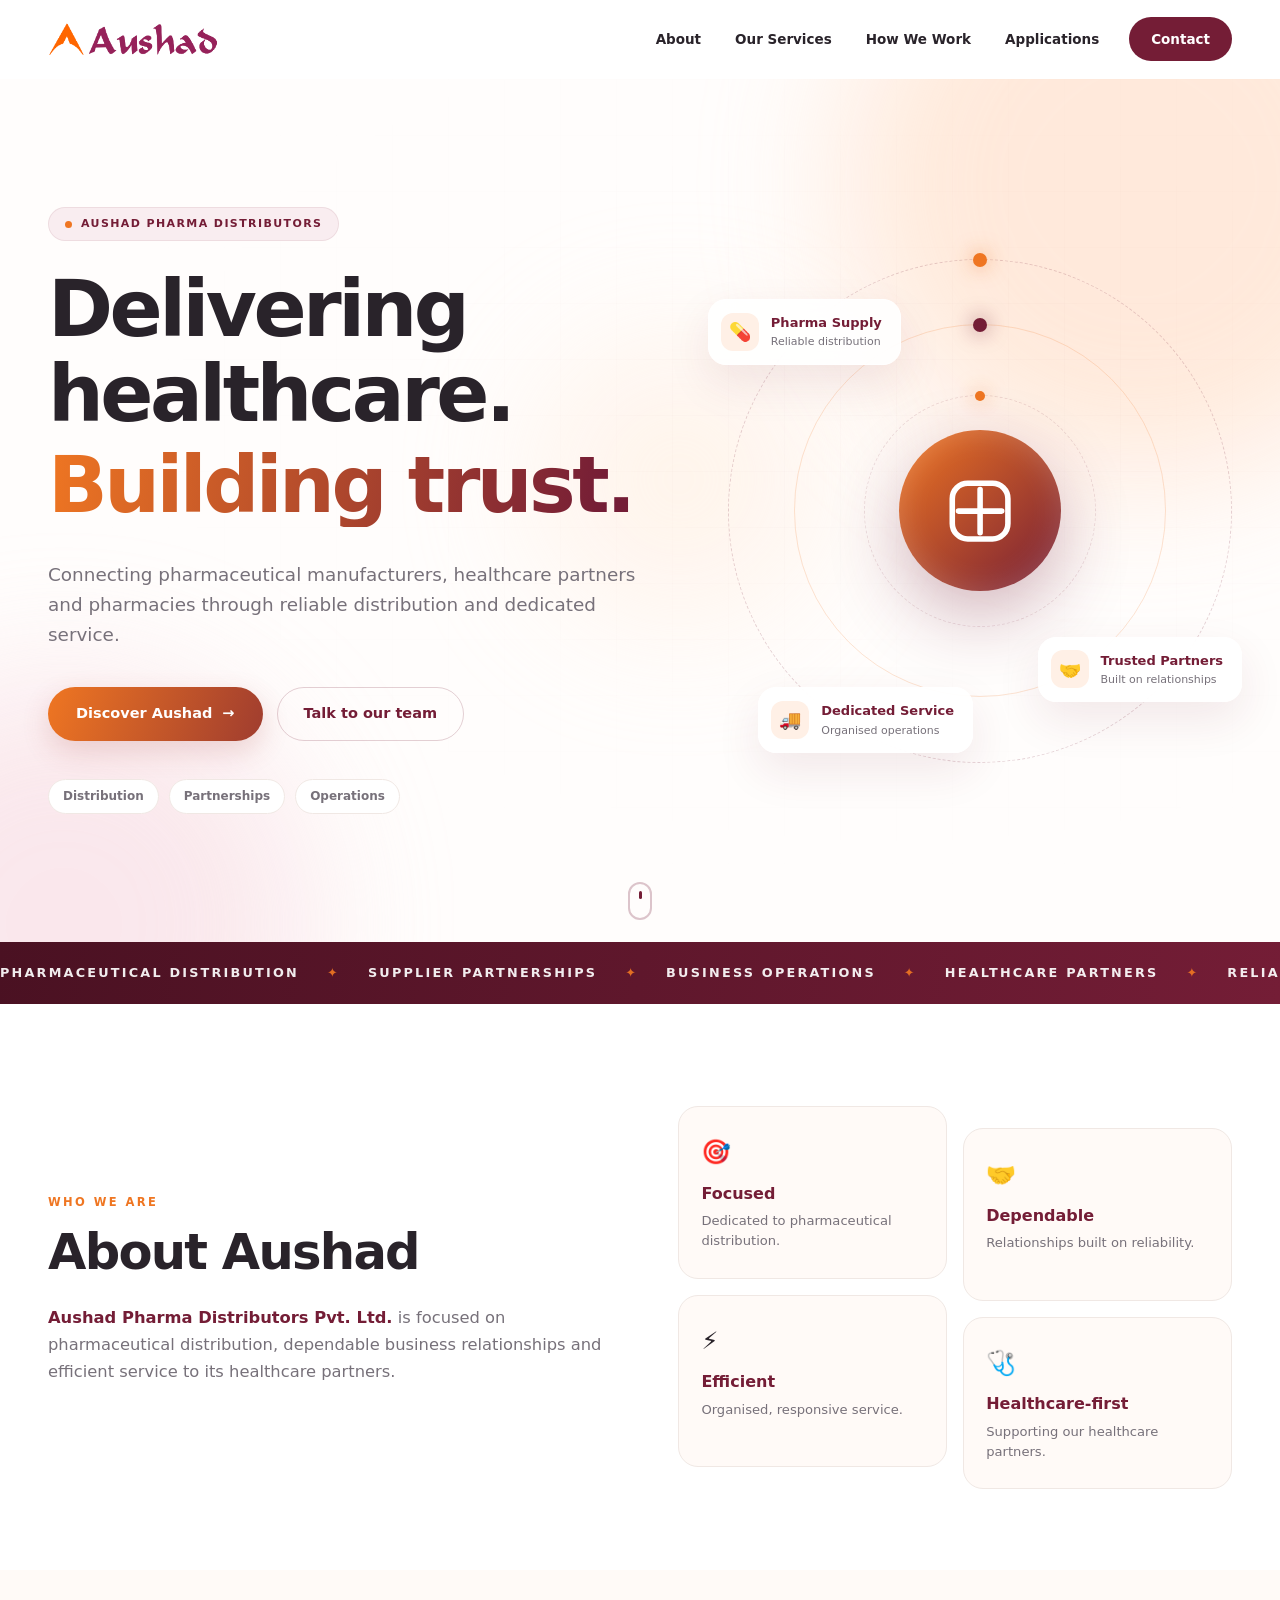
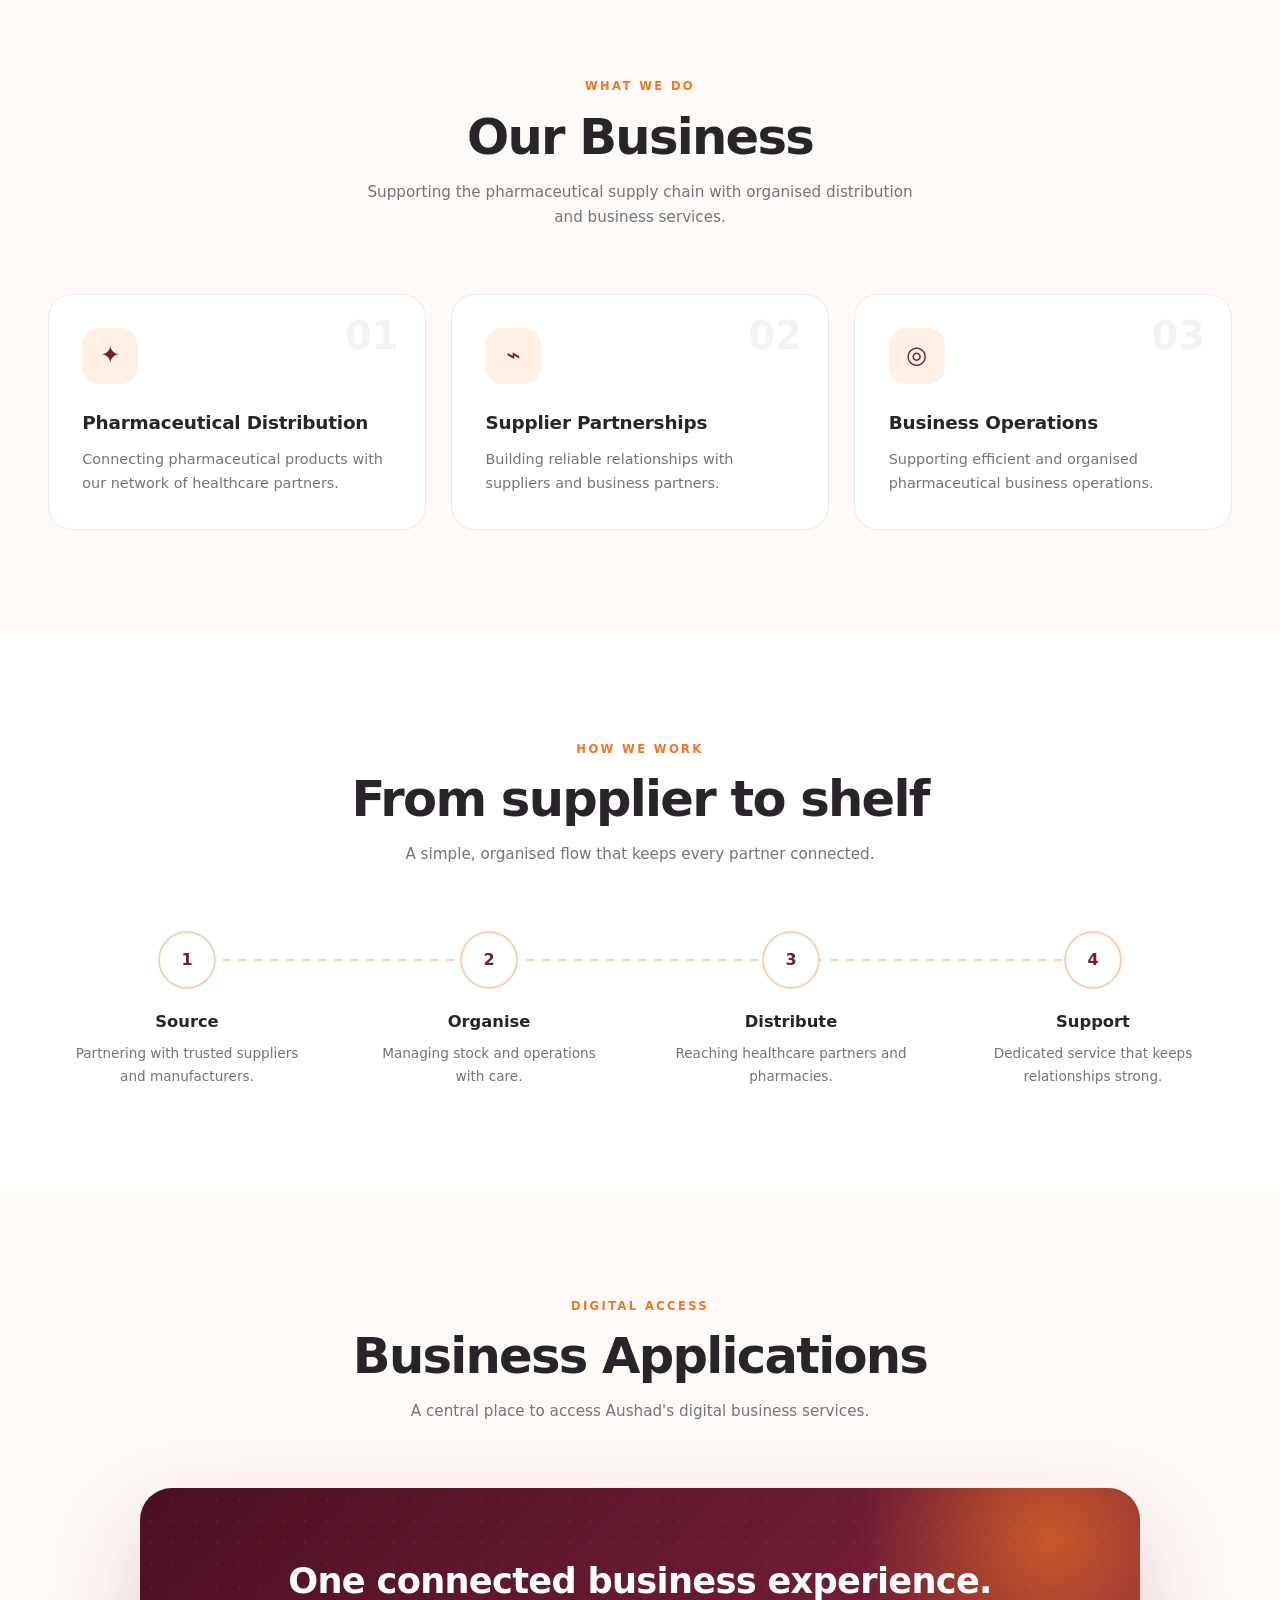
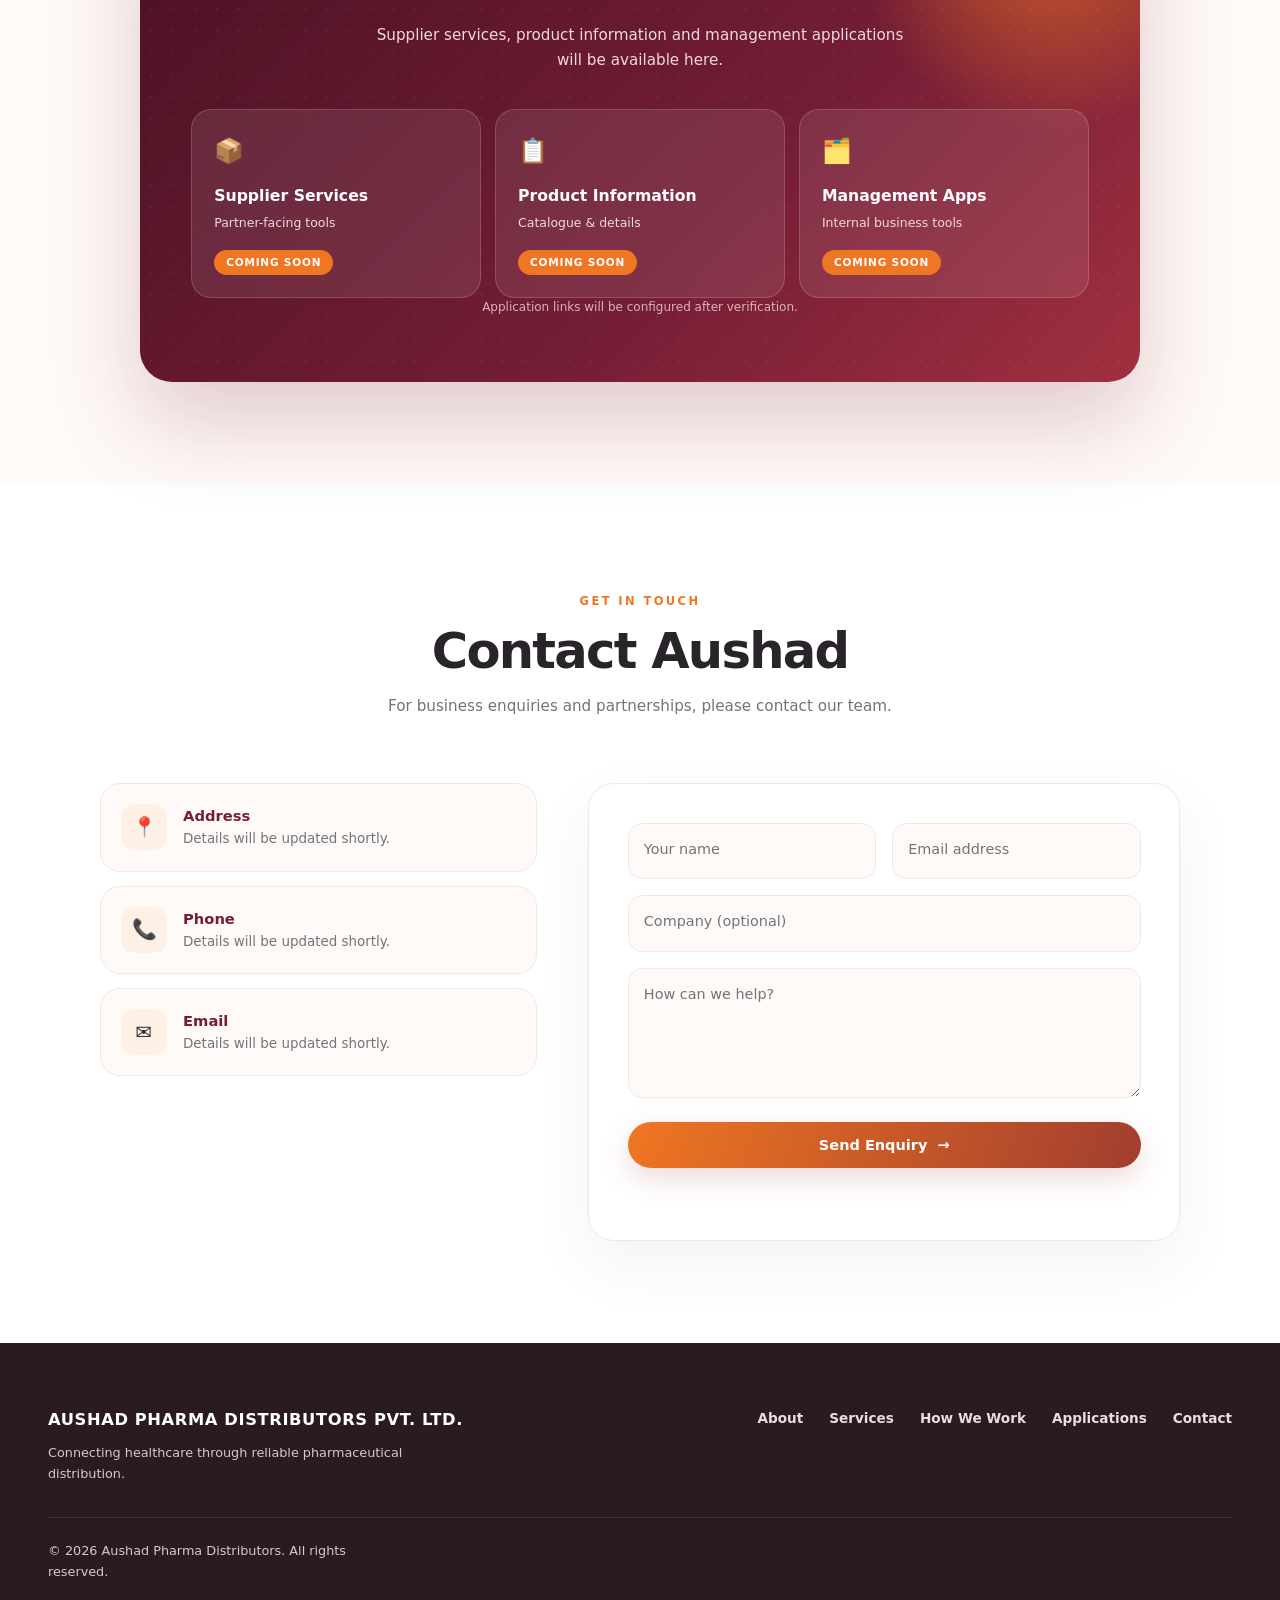
<file: index.html>
<!DOCTYPE html>
<html lang="en">
<head>
  <meta charset="UTF-8">
  <meta name="viewport" content="width=device-width, initial-scale=1.0, viewport-fit=cover">
  <meta name="theme-color" content="#ffffff">
  <meta name="description" content="Aushad Pharma Distributors Pvt. Ltd. — Connecting healthcare through reliable pharmaceutical distribution.">
  <title>Aushad Pharma Distributors Pvt. Ltd.</title>

  <style>
    :root {
      --orange: #ef7622;
      --orange-soft: #fff0e6;
      --maroon: #741d36;
      --maroon-deep: #4a1122;
      --dark: #29232a;
      --muted: #77717a;
      --light: #fffaf7;
      --border: #f0e8e4;
      --ease: cubic-bezier(.22, 1, .36, 1);
      --gutter: clamp(18px, 4vw, 48px);
      --maxw: 1240px;
    }

    /* Scale the whole layout up on large / ultra-wide monitors */
    @media (min-width: 1700px) { html { font-size: 112.5%; } :root { --maxw: 1400px; } }
    @media (min-width: 2200px) { html { font-size: 131%; }   :root { --maxw: 1640px; } }
    @media (min-width: 3000px) { html { font-size: 175%; }   :root { --maxw: 1900px; } }

    * { margin: 0; padding: 0; box-sizing: border-box; }

    html { scroll-behavior: smooth; scroll-padding-top: 84px; -webkit-text-size-adjust: 100%; }

    body {
      font-family: "Inter", "Segoe UI", system-ui, -apple-system, Arial, Helvetica, sans-serif;
      color: var(--dark);
      background: #fff;
      line-height: 1.65;
      overflow-x: hidden;
      -webkit-font-smoothing: antialiased;
    }

    body.menu-open { overflow: hidden; }

    a { color: inherit; text-decoration: none; }
    img, svg { max-width: 100%; display: block; }

    .container {
      width: min(var(--maxw), 100% - (var(--gutter) * 2));
      margin-inline: auto;
    }

    ::selection { background: var(--orange); color: #fff; }

    :focus-visible {
      outline: 2px solid var(--orange);
      outline-offset: 3px;
      border-radius: 6px;
    }

    /* ---------- Page loader ---------- */
    .loader {
      position: fixed; inset: 0; z-index: 100;
      display: grid; place-items: center;
      background: #fff;
      transition: opacity .6s var(--ease), visibility .6s;
    }
    .loader.done { opacity: 0; visibility: hidden; }
    .loader-mark {
      width: min(220px, 68vw); height: auto;
      animation: pulse 1.1s ease-in-out infinite;
    }
    @keyframes pulse {
      0%, 100% { transform: scale(1);    filter: drop-shadow(0 0 0 #ef762255); }
      50%      { transform: scale(1.08); filter: drop-shadow(0 0 22px #ef762200); }
    }

    /* ---------- Scroll progress ---------- */
    .progress {
      position: fixed; top: 0; left: 0; height: 3px; width: 100%;
      z-index: 60; transform-origin: left; transform: scaleX(0);
      background: linear-gradient(90deg, var(--orange), var(--maroon));
    }

    /* ---------- Header ---------- */
    header {
      position: sticky; top: 0; z-index: 50;
      background: rgba(255,255,255,.78);
      -webkit-backdrop-filter: blur(16px) saturate(1.4);
      backdrop-filter: blur(16px) saturate(1.4);
      border-bottom: 1px solid transparent;
      transition: border-color .3s, box-shadow .3s, background .3s;
    }
    header.scrolled {
      border-color: var(--border);
      box-shadow: 0 8px 30px #741d3610;
      background: rgba(255,255,255,.92);
    }

    .navbar {
      min-height: 78px;
      display: flex; align-items: center; justify-content: space-between; gap: 20px;
      transition: min-height .3s var(--ease);
    }
    header.scrolled .navbar { min-height: 66px; }

    .brand { display: flex; align-items: center; position: relative; z-index: 2; }
    .brand-logo {
      width: min(170px, 42vw); height: auto;
      transition: transform .5s var(--ease);
    }
    .brand:hover .brand-logo { transform: scale(1.04); }

    .nav-links { display: flex; align-items: center; gap: 6px; font-size: 13.5px; font-weight: 600; }

    .nav-links a:not(.nav-button) {
      position: relative; padding: 9px 14px; border-radius: 30px;
      transition: color .25s, background .25s;
    }
    .nav-links a:not(.nav-button):hover,
    .nav-links a.active { color: var(--maroon); background: #f9edf0; }

    .nav-button {
      margin-left: 10px; padding: 11px 22px; border-radius: 30px;
      background: var(--maroon); color: #fff !important;
      transition: transform .25s var(--ease), box-shadow .25s, background .25s;
    }
    .nav-button:hover { background: var(--orange); transform: translateY(-2px); box-shadow: 0 10px 24px #ef762240; }

    .menu-toggle {
      display: none; width: 44px; height: 44px; border: 0; border-radius: 14px;
      background: #f9edf0; cursor: pointer; position: relative; z-index: 2;
    }
    .menu-toggle span {
      position: absolute; left: 12px; right: 12px; height: 2px; border-radius: 2px;
      background: var(--maroon); transition: transform .35s var(--ease), opacity .2s, top .35s var(--ease);
    }
    .menu-toggle span:nth-child(1) { top: 15px; }
    .menu-toggle span:nth-child(2) { top: 21px; }
    .menu-toggle span:nth-child(3) { top: 27px; }
    .menu-toggle.open span:nth-child(1) { top: 21px; transform: rotate(45deg); }
    .menu-toggle.open span:nth-child(2) { opacity: 0; }
    .menu-toggle.open span:nth-child(3) { top: 21px; transform: rotate(-45deg); }

    /* ---------- Hero ---------- */
    .hero {
      position: relative; overflow: hidden; isolation: isolate;
      min-height: min(100svh - 78px, 980px);
      display: flex; align-items: center;
      padding: clamp(70px, 10vw, 130px) 0;
      background: #fffdfc;
    }

    .blob {
      position: absolute; z-index: -1; border-radius: 50%;
      filter: blur(70px); opacity: .55; will-change: transform;
    }
    .blob.b1 { width: 46vmax; height: 46vmax; max-width: 760px; max-height: 760px; right: -12%; top: -22%; background: #ffd9bf; animation: drift1 16s ease-in-out infinite alternate; }
    .blob.b2 { width: 38vmax; height: 38vmax; max-width: 640px; max-height: 640px; left: -14%; bottom: -26%; background: #f6d6df; animation: drift2 19s ease-in-out infinite alternate; }
    .blob.b3 { width: 22vmax; height: 22vmax; max-width: 380px; max-height: 380px; left: 42%; top: 30%; background: #ffe9d6; opacity: .45; animation: drift1 22s ease-in-out infinite alternate-reverse; }
    @keyframes drift1 { to { transform: translate(-60px, 70px) scale(1.12); } }
    @keyframes drift2 { to { transform: translate(80px, -50px) scale(1.1); } }

    .grid-bg {
      position: absolute; inset: 0; z-index: -1; opacity: .5;
      background-image:
        linear-gradient(#741d3608 1px, transparent 1px),
        linear-gradient(90deg, #741d3608 1px, transparent 1px);
      background-size: 56px 56px;
      -webkit-mask-image: radial-gradient(ellipse at 70% 40%, #000 0, transparent 70%);
              mask-image: radial-gradient(ellipse at 70% 40%, #000 0, transparent 70%);
    }

    .hero-grid {
      display: grid; grid-template-columns: 1.1fr .9fr; align-items: center;
      gap: clamp(30px, 5vw, 80px);
    }

    .eyebrow {
      display: inline-flex; align-items: center; gap: 9px;
      color: var(--maroon); background: #f9edf0; border: 1px solid #741d3615;
      border-radius: 30px; padding: 7px 16px;
      font-size: 11px; font-weight: 700; letter-spacing: 1.4px; margin-bottom: 26px;
    }
    .eyebrow::before {
      content: ""; width: 7px; height: 7px; border-radius: 50%; background: var(--orange);
      box-shadow: 0 0 0 0 #ef762288; animation: ping 2s infinite;
    }
    @keyframes ping { to { box-shadow: 0 0 0 10px #ef762200; } }

    h1 {
      font-size: clamp(2.5rem, 1.4rem + 5.2vw, 4.9rem);
      line-height: 1.08; letter-spacing: -.045em; font-weight: 800; max-width: 12.5em;
    }
    h1 .line { display: block; overflow: hidden; padding-bottom: .08em; }
    h1 .line > span { display: block; transform: translateY(110%); animation: rise 1s var(--ease) forwards; }
    h1 .line:nth-child(2) > span { animation-delay: .12s; }
    h1 .accent {
      background: linear-gradient(100deg, var(--orange), var(--maroon) 90%);
      -webkit-background-clip: text; background-clip: text; color: transparent;
    }
    @keyframes rise { to { transform: none; } }

    .hero-text {
      color: var(--muted); max-width: 33em;
      font-size: clamp(1rem, .95rem + .25vw, 1.15rem); margin: 26px 0 36px;
    }

    .cta-row { display: flex; flex-wrap: wrap; gap: 14px; align-items: center; }

    .primary-button {
      display: inline-flex; align-items: center; gap: 10px;
      padding: 15px 28px; border-radius: 40px; border: 0; cursor: pointer;
      background: linear-gradient(110deg, var(--orange), var(--maroon));
      background-size: 160% 100%;
      color: #fff; font-size: 14.5px; font-weight: 700; font-family: inherit;
      box-shadow: 0 10px 28px #a33c3730;
      transition: transform .3s var(--ease), box-shadow .3s, background-position .5s;
    }
    .primary-button:hover { transform: translateY(-3px); box-shadow: 0 16px 36px #a33c3748; background-position: 100% 0; }
    .primary-button .arrow { transition: transform .3s var(--ease); }
    .primary-button:hover .arrow { transform: translateX(5px); }

    .ghost-button {
      display: inline-flex; align-items: center; gap: 8px;
      padding: 14px 26px; border-radius: 40px;
      border: 1.5px solid #741d3633; color: var(--maroon);
      font-size: 14.5px; font-weight: 700;
      transition: background .3s, border-color .3s, transform .3s var(--ease);
    }
    .ghost-button:hover { background: #f9edf0; border-color: var(--maroon); transform: translateY(-3px); }

    .hero-tags { display: flex; flex-wrap: wrap; gap: 10px; margin-top: 38px; }
    .hero-tags span {
      font-size: 12px; font-weight: 600; color: var(--muted);
      padding: 7px 14px; border-radius: 30px; background: #fff; border: 1px solid var(--border);
    }

    /* Hero visual */
    .hero-visual { position: relative; aspect-ratio: 1; width: min(100%, 520px); margin-inline: auto; }

    .orbit {
      position: absolute; inset: 0; border-radius: 50%;
      border: 1px dashed #741d3630; animation: spin 40s linear infinite;
    }
    .orbit.o2 { inset: 13%; border-style: solid; border-color: #ef762230; animation-duration: 28s; animation-direction: reverse; }
    .orbit.o3 { inset: 27%; border-color: #741d3620; animation-duration: 55s; }
    .orbit i {
      position: absolute; top: -7px; left: 50%; width: 14px; height: 14px; margin-left: -7px; border-radius: 50%;
      background: var(--orange); box-shadow: 0 0 20px #ef7622aa;
    }
    .orbit.o2 i { background: var(--maroon); box-shadow: 0 0 20px #741d36aa; }
    .orbit.o3 i { width: 10px; height: 10px; margin-left: -5px; top: -5px; }
    @keyframes spin { to { transform: rotate(360deg); } }

    .core {
      position: absolute; inset: 34%; border-radius: 50%;
      display: grid; place-items: center;
      background: linear-gradient(135deg, var(--orange), var(--maroon));
      box-shadow: 0 25px 70px #741d3650, inset 0 0 30px #ffffff30;
      animation: float 7s ease-in-out infinite;
    }
    .core svg { width: 46%; height: 46%; color: #fff; }

    .float-card {
      position: absolute; display: flex; align-items: center; gap: 12px;
      padding: 12px 18px 12px 12px; border-radius: 18px;
      background: rgba(255,255,255,.88);
      -webkit-backdrop-filter: blur(12px); backdrop-filter: blur(12px);
      border: 1px solid #fff; box-shadow: 0 18px 45px #741d3618;
      font-size: 13px; font-weight: 700; color: var(--maroon); white-space: nowrap;
      animation: float 6s ease-in-out infinite;
    }
    .float-card small { display: block; color: var(--muted); font-weight: 500; font-size: 11px; }
    .float-card .ic {
      width: 38px; height: 38px; border-radius: 12px; display: grid; place-items: center;
      background: var(--orange-soft); font-size: 18px;
    }
    .float-card.f1 { top: 8%;    left: -4%;  animation-delay: -1s; }
    .float-card.f2 { bottom: 12%; right: -2%; animation-delay: -3s; }
    .float-card.f3 { bottom: 2%;  left: 6%;   animation-delay: -4.5s; }

    @keyframes float { 0%, 100% { transform: translateY(0); } 50% { transform: translateY(-16px); } }

    .scroll-hint {
      position: absolute; left: 50%; bottom: 22px; transform: translateX(-50%);
      width: 24px; height: 38px; border: 2px solid #741d3640; border-radius: 14px;
    }
    .scroll-hint::after {
      content: ""; position: absolute; left: 50%; top: 7px; width: 3px; height: 8px; margin-left: -1.5px;
      border-radius: 3px; background: var(--maroon); animation: wheel 1.8s infinite;
    }
    @keyframes wheel { 0% { opacity: 1; transform: translateY(0); } 100% { opacity: 0; transform: translateY(14px); } }

    /* ---------- Marquee ---------- */
    .marquee {
      overflow: hidden; padding: 20px 0; color: #fff;
      background: linear-gradient(100deg, var(--maroon-deep), var(--maroon));
    }
    .marquee-track { display: flex; width: max-content; animation: scroll 38s linear infinite; }
    .marquee:hover .marquee-track { animation-play-state: paused; }
    .marquee-track span {
      display: inline-flex; align-items: center; gap: 28px; padding-right: 28px;
      font-size: .8rem; font-weight: 700; letter-spacing: 2.2px; white-space: nowrap; opacity: .92;
    }
    .marquee-track span::after { content: "✦"; color: var(--orange); }
    @keyframes scroll { to { transform: translateX(-50%); } }

    /* ---------- Sections ---------- */
    section { padding: clamp(65px, 8vw, 120px) 0; position: relative; }

    .section-heading { text-align: center; margin-bottom: clamp(36px, 5vw, 64px); }
    .section-heading > span { color: var(--orange); font-size: 11.5px; font-weight: 800; letter-spacing: 2.4px; }
    .section-heading h2 {
      font-size: clamp(1.9rem, 1.2rem + 2.6vw, 3.1rem);
      margin-top: 10px; letter-spacing: -.035em; line-height: 1.15;
    }
    .section-heading p { color: var(--muted); max-width: 36em; margin: 14px auto 0; font-size: .95rem; }

    /* About */
    .about-grid {
      display: grid; grid-template-columns: 1fr 1fr; gap: clamp(30px, 6vw, 90px); align-items: center;
    }
    .about .section-heading { text-align: left; margin-bottom: 24px; }
    .about-copy p { color: var(--muted); font-size: 1.02rem; }
    .about-copy strong { color: var(--maroon); }

    .pillars { display: grid; grid-template-columns: 1fr 1fr; gap: 16px; }
    .pillar {
      padding: 26px 22px; border-radius: 20px; background: var(--light); border: 1px solid var(--border);
      transition: transform .4s var(--ease), box-shadow .4s, background .4s;
    }
    .pillar:nth-child(even) { transform: translateY(22px); }
    .pillar:hover { background: #fff; box-shadow: 0 18px 44px #741d3614; transform: translateY(-6px); }
    .pillar:nth-child(even):hover { transform: translateY(16px); }
    .pillar b { display: block; font-size: 1.5rem; margin-bottom: 8px; }
    .pillar h3 { font-size: 1rem; color: var(--maroon); margin-bottom: 4px; }
    .pillar p { font-size: .82rem; color: var(--muted); line-height: 1.55; }

    /* Services */
    .services { background: var(--light); overflow: hidden; }

    .service-grid { display: grid; grid-template-columns: repeat(3, 1fr); gap: clamp(16px, 2vw, 28px); }

    .service-card {
      position: relative; padding: clamp(26px, 2.6vw, 38px); overflow: hidden;
      background: #fff; border: 1px solid var(--border); border-radius: 24px;
      transition: transform .45s var(--ease), box-shadow .45s, border-color .45s;
    }
    .service-card::before {
      content: ""; position: absolute; inset: 0; opacity: 0; transition: opacity .4s;
      background: radial-gradient(420px circle at var(--mx, 50%) var(--my, 50%), #ef762218, transparent 45%);
    }
    .service-card::after {
      content: ""; position: absolute; left: 0; bottom: 0; height: 3px; width: 100%;
      background: linear-gradient(90deg, var(--orange), var(--maroon));
      transform: scaleX(0); transform-origin: left; transition: transform .55s var(--ease);
    }
    .service-card:hover { transform: translateY(-8px); box-shadow: 0 26px 60px #741d3616; border-color: #ef762240; }
    .service-card:hover::before { opacity: 1; }
    .service-card:hover::after { transform: scaleX(1); }
    .service-card > * { position: relative; z-index: 1; }

    .service-num { position: absolute !important; top: 22px; right: 26px; font-size: 2.4rem; font-weight: 800; color: #741d3610; line-height: 1; }

    .service-icon {
      width: 56px; height: 56px; display: grid; place-items: center; border-radius: 17px;
      background: var(--orange-soft); color: var(--maroon); font-size: 24px; margin-bottom: 24px;
      transition: background .4s, color .4s, transform .5s var(--ease);
    }
    .service-card:hover .service-icon { background: linear-gradient(135deg, var(--orange), var(--maroon)); color: #fff; transform: rotate(-8deg) scale(1.08); }

    .service-card h3 { font-size: 1.15rem; margin-bottom: 10px; letter-spacing: -.01em; }
    .service-card p { color: var(--muted); font-size: .9rem; }

    /* Process */
    .steps { display: grid; grid-template-columns: repeat(4, 1fr); gap: 24px; position: relative; counter-reset: step; }
    .steps::before {
      content: ""; position: absolute; top: 28px; left: 12%; right: 12%; height: 2px;
      background: repeating-linear-gradient(90deg, #ef762255 0 8px, transparent 8px 16px);
    }
    .step { text-align: center; position: relative; }
    .step-dot {
      width: 58px; height: 58px; margin: 0 auto 20px; border-radius: 50%;
      display: grid; place-items: center; font-weight: 800; color: var(--maroon);
      background: #fff; border: 2px solid #ef762255; position: relative; z-index: 1;
      transition: background .4s, color .4s, transform .5s var(--ease), border-color .4s;
    }
    .step:hover .step-dot { background: var(--maroon); color: #fff; border-color: var(--maroon); transform: scale(1.12); }
    .step h3 { font-size: 1.02rem; margin-bottom: 6px; }
    .step p { color: var(--muted); font-size: .85rem; max-width: 18em; margin: auto; }

    /* Portal */
    .portal { background: var(--light); }

    .portal-panel {
      position: relative; overflow: hidden; isolation: isolate;
      max-width: 1000px; margin: auto; text-align: center;
      padding: clamp(36px, 5vw, 64px) clamp(22px, 4vw, 56px); border-radius: 32px;
      color: #fff;
      background: linear-gradient(135deg, var(--maroon-deep), var(--maroon) 60%, #a1303f);
      box-shadow: 0 40px 90px #741d3638;
    }
    .portal-panel::before {
      content: ""; position: absolute; z-index: -1; width: 420px; height: 420px; right: -120px; top: -160px;
      border-radius: 50%; background: radial-gradient(circle, #ef7622aa, transparent 65%);
      animation: drift1 12s ease-in-out infinite alternate;
    }
    .portal-panel::after {
      content: ""; position: absolute; z-index: -1; inset: 0; opacity: .4;
      background-image: radial-gradient(#ffffff22 1px, transparent 1px); background-size: 22px 22px;
    }
    .portal-panel h3 { font-size: clamp(1.4rem, 1rem + 1.6vw, 2.2rem); letter-spacing: -.02em; margin-bottom: 12px; }
    .portal-panel > p { color: #f1d9df; font-size: .95rem; max-width: 36em; margin: auto; }

    .app-grid { display: grid; grid-template-columns: repeat(3, 1fr); gap: 14px; margin-top: 36px; text-align: left; }
    .app-tile {
      padding: 22px; border-radius: 20px;
      background: rgba(255,255,255,.09); border: 1px solid rgba(255,255,255,.16);
      -webkit-backdrop-filter: blur(8px); backdrop-filter: blur(8px);
      transition: transform .4s var(--ease), background .4s;
    }
    .app-tile:hover { transform: translateY(-6px); background: rgba(255,255,255,.16); }
    .app-tile .ic { font-size: 1.5rem; margin-bottom: 12px; }
    .app-tile h4 { font-size: .98rem; margin-bottom: 4px; }
    .app-tile small { color: #f1d9df; font-size: .78rem; display: block; margin-bottom: 14px; }
    .badge {
      display: inline-block; padding: 4px 12px; border-radius: 20px; font-size: 10.5px; font-weight: 700; letter-spacing: .8px;
      background: #ef7622; color: #fff;
    }

    .portal-note { margin-top: 28px; font-size: 12px !important; opacity: .8; }

    /* Contact */
    .contact-grid {
      display: grid; grid-template-columns: .85fr 1.15fr; gap: clamp(26px, 4vw, 56px); align-items: start;
      max-width: 1080px; margin: auto;
    }
    .contact-info { display: grid; gap: 14px; }
    .info-card {
      display: flex; gap: 16px; align-items: center; padding: 20px; border-radius: 20px;
      background: var(--light); border: 1px solid var(--border);
      transition: transform .35s var(--ease), box-shadow .35s;
    }
    .info-card:hover { transform: translateX(6px); box-shadow: 0 14px 34px #741d3612; }
    .info-card .ic { width: 46px; height: 46px; border-radius: 14px; display: grid; place-items: center; background: var(--orange-soft); font-size: 20px; flex: none; }
    .info-card h4 { font-size: .92rem; color: var(--maroon); }
    .info-card p { font-size: .84rem; color: var(--muted); }

    form {
      padding: clamp(24px, 3vw, 40px); border-radius: 26px; background: #fff;
      border: 1px solid var(--border); box-shadow: 0 24px 60px #741d3610;
    }
    .form-row { display: grid; grid-template-columns: 1fr 1fr; gap: 16px; }
    .field { position: relative; margin-bottom: 16px; }
    .field input, .field textarea {
      width: 100%; padding: 22px 16px 8px; font: inherit; font-size: .93rem; color: var(--dark);
      border: 1.5px solid var(--border); border-radius: 14px; background: var(--light); outline: none;
      transition: border-color .25s, box-shadow .25s, background .25s;
    }
    .field textarea { min-height: 130px; resize: vertical; }
    .field label {
      position: absolute; left: 16px; top: 15px; font-size: .9rem; color: var(--muted); pointer-events: none;
      transition: all .25s var(--ease); transform-origin: left;
    }
    .field input:focus, .field textarea:focus { border-color: var(--orange); background: #fff; box-shadow: 0 0 0 4px #ef762218; }
    .field input:focus + label, .field input:not(:placeholder-shown) + label,
    .field textarea:focus + label, .field textarea:not(:placeholder-shown) + label {
      top: 6px; font-size: .68rem; color: var(--orange); font-weight: 700; letter-spacing: .4px;
    }
    .field.invalid input, .field.invalid textarea { border-color: #c4314b; }
    .form-status { margin-top: 14px; font-size: .88rem; font-weight: 600; min-height: 1.4em; color: var(--maroon); }
    form .primary-button { width: 100%; justify-content: center; }

    /* Footer */
    footer { background: #2a1a22; color: #fff; padding: clamp(40px, 5vw, 64px) 0 28px; }
    .footer-top {
      display: flex; justify-content: space-between; align-items: flex-start; gap: 30px; flex-wrap: wrap;
      padding-bottom: 32px; border-bottom: 1px solid #ffffff18;
    }
    .footer-brand strong { letter-spacing: .6px; font-size: 1.02rem; display: block; margin-bottom: 8px; }
    footer p { color: #d5c9ce; font-size: .8rem; max-width: 28em; }
    .footer-links { display: flex; flex-wrap: wrap; gap: 8px 26px; font-size: .85rem; font-weight: 600; }
    .footer-links a { color: #e9dde2; transition: color .25s; }
    .footer-links a:hover { color: var(--orange); }
    .footer-bottom { padding-top: 22px; display: flex; justify-content: space-between; gap: 12px; flex-wrap: wrap; }

    .to-top {
      position: fixed; right: max(18px, env(safe-area-inset-right)); bottom: max(18px, env(safe-area-inset-bottom)); z-index: 40;
      width: 48px; height: 48px; border: 0; border-radius: 50%; cursor: pointer; color: #fff; font-size: 18px;
      background: linear-gradient(135deg, var(--orange), var(--maroon));
      box-shadow: 0 12px 30px #741d3640;
      opacity: 0; transform: translateY(20px); pointer-events: none;
      transition: opacity .35s, transform .35s var(--ease);
    }
    .to-top.show { opacity: 1; transform: none; pointer-events: auto; }
    .to-top:hover { transform: translateY(-4px); }

    /* ---------- Reveal on scroll ---------- */
    .reveal { opacity: 0; transform: translateY(36px); transition: opacity .9s var(--ease), transform .9s var(--ease); transition-delay: var(--d, 0s); }
    .reveal.in { opacity: 1; transform: none; }
    .reveal.left { transform: translateX(-40px); }
    .reveal.right { transform: translateX(40px); }
    .reveal.left.in, .reveal.right.in { transform: none; }
    /* keep the staggered offset on pillars after reveal */
    .pillar.reveal.in:nth-child(even) { transform: translateY(22px); }

    /* ---------- Responsive ---------- */
    @media (max-width: 1024px) {
      .hero { min-height: auto; }
      .hero-grid { grid-template-columns: 1fr; text-align: center; }
      h1, .hero-text { margin-inline: auto; }
      .cta-row, .hero-tags { justify-content: center; }
      .hero-visual { width: min(86%, 440px); order: -1; margin-bottom: 10px; }
      .scroll-hint { display: none; }
      .about-grid { grid-template-columns: 1fr; }
      .about .section-heading { text-align: center; }
      .about-copy { text-align: center; }
      .service-grid { grid-template-columns: repeat(2, 1fr); }
      .steps { grid-template-columns: repeat(2, 1fr); row-gap: 40px; }
      .steps::before { display: none; }
      .contact-grid { grid-template-columns: 1fr; }
    }

    @media (max-width: 820px) {
      .menu-toggle { display: block; }
      .nav-links {
        position: fixed; inset: 0; z-index: 1; padding: 100px var(--gutter) 40px;
        flex-direction: column; align-items: stretch; justify-content: flex-start; gap: 6px;
        background: rgba(255,255,255,.98); -webkit-backdrop-filter: blur(20px); backdrop-filter: blur(20px);
        font-size: 1.15rem;
        clip-path: circle(0 at calc(100% - 40px) 40px);
        transition: clip-path .7s var(--ease);
        visibility: hidden;
      }
      .nav-links.open { clip-path: circle(150% at calc(100% - 40px) 40px); visibility: visible; }
      .nav-links a:not(.nav-button) { padding: 16px 18px; border-bottom: 1px solid var(--border); border-radius: 14px; }
      .nav-button { margin: 18px 0 0; text-align: center; padding: 16px; }
      .app-grid { grid-template-columns: 1fr; }
    }

    @media (max-width: 640px) {
      .service-grid { grid-template-columns: 1fr; }
      .pillars { grid-template-columns: 1fr; }
      .pillar:nth-child(even), .pillar.reveal.in:nth-child(even) { transform: none; }
      .steps { grid-template-columns: 1fr; }
      .form-row { grid-template-columns: 1fr; gap: 0; }
      .float-card { padding: 9px 13px 9px 9px; font-size: 11.5px; }
      .float-card .ic { width: 32px; height: 32px; font-size: 15px; }
      .float-card.f1 { left: -2%; }
      .float-card.f2 { right: -2%; }
      .brand-logo { width: min(145px, 42vw); }
      .cta-row .primary-button, .cta-row .ghost-button { flex: 1 1 100%; justify-content: center; }
      .footer-top, .footer-bottom { flex-direction: column; }
    }

    @media (max-width: 360px) {
    }

    @media (hover: none) {
      .service-card:hover, .pillar:hover, .app-tile:hover, .info-card:hover { transform: none; }
    }

    @media (prefers-reduced-motion: reduce) {
      *, *::before, *::after {
        animation-duration: .01ms !important; animation-iteration-count: 1 !important;
        transition-duration: .01ms !important; scroll-behavior: auto !important;
      }
      .reveal, h1 .line > span { opacity: 1; transform: none; }
    }
  </style>
</head>

<body>

  <div class="loader" id="loader" aria-hidden="true"><img class="loader-mark" src="assets/aushad-logo.png" alt=""></div>
  <div class="progress" id="progress"></div>

  <header id="header">
    <div class="container navbar">
      <a class="brand" href="#top" aria-label="Aushad Pharma Distributors — home">
        <img class="brand-logo" src="assets/aushad-logo.png" alt="">
      </a>

      <button class="menu-toggle" id="menuToggle" aria-label="Toggle menu" aria-expanded="false" aria-controls="navLinks">
        <span></span><span></span><span></span>
      </button>

      <nav class="nav-links" id="navLinks">
        <a href="#about">About</a>
        <a href="#services">Our Services</a>
        <a href="#process">How We Work</a>
        <a href="#portal">Applications</a>
        <a href="#contact" class="nav-button">Contact</a>
      </nav>
    </div>
  </header>

  <main id="top">

    <!-- HERO -->
    <section class="hero">
      <div class="blob b1"></div>
      <div class="blob b2"></div>
      <div class="blob b3"></div>
      <div class="grid-bg"></div>

      <div class="container hero-grid">
        <div class="hero-content">
          <span class="eyebrow">AUSHAD PHARMA DISTRIBUTORS</span>

          <h1>
            <span class="line"><span>Delivering healthcare.</span></span>
            <span class="line"><span class="accent">Building trust.</span></span>
          </h1>

          <p class="hero-text reveal" style="--d:.5s">
            Connecting pharmaceutical manufacturers, healthcare partners and
            pharmacies through reliable distribution and dedicated service.
          </p>

          <div class="cta-row reveal" style="--d:.65s">
            <a href="#about" class="primary-button">Discover Aushad <span class="arrow">→</span></a>
            <a href="#contact" class="ghost-button">Talk to our team</a>
          </div>

          <div class="hero-tags reveal" style="--d:.8s">
            <span>Distribution</span>
            <span>Partnerships</span>
            <span>Operations</span>
          </div>
        </div>

        <div class="hero-visual reveal" style="--d:.3s" aria-hidden="true">
          <div class="orbit"><i></i></div>
          <div class="orbit o2"><i></i></div>
          <div class="orbit o3"><i></i></div>

          <div class="core">
            <svg viewBox="0 0 24 24" fill="none" stroke="currentColor" stroke-width="1.8" stroke-linecap="round" stroke-linejoin="round">
              <path d="M12 5v14M5 12h14"/>
              <rect x="3" y="3" width="18" height="18" rx="5"/>
            </svg>
          </div>

          <div class="float-card f1"><div class="ic">💊</div><div>Pharma Supply<small>Reliable distribution</small></div></div>
          <div class="float-card f2"><div class="ic">🤝</div><div>Trusted Partners<small>Built on relationships</small></div></div>
          <div class="float-card f3"><div class="ic">🚚</div><div>Dedicated Service<small>Organised operations</small></div></div>
        </div>
      </div>

      <div class="scroll-hint" aria-hidden="true"></div>
    </section>

    <!-- MARQUEE -->
    <div class="marquee" aria-hidden="true">
      <div class="marquee-track">
        <span>PHARMACEUTICAL DISTRIBUTION</span><span>SUPPLIER PARTNERSHIPS</span><span>BUSINESS OPERATIONS</span><span>HEALTHCARE PARTNERS</span><span>RELIABLE SERVICE</span><span>TRUSTED NETWORK</span>
        <span>PHARMACEUTICAL DISTRIBUTION</span><span>SUPPLIER PARTNERSHIPS</span><span>BUSINESS OPERATIONS</span><span>HEALTHCARE PARTNERS</span><span>RELIABLE SERVICE</span><span>TRUSTED NETWORK</span>
      </div>
    </div>

    <!-- ABOUT -->
    <section class="about" id="about">
      <div class="container about-grid">
        <div class="about-copy reveal left">
          <div class="section-heading">
            <span>WHO WE ARE</span>
            <h2>About Aushad</h2>
          </div>
          <p>
            <strong>Aushad Pharma Distributors Pvt. Ltd.</strong>
            is focused on pharmaceutical distribution, dependable business
            relationships and efficient service to its healthcare partners.
          </p>
        </div>

        <div class="pillars">
          <div class="pillar reveal" style="--d:.05s"><b>🎯</b><h3>Focused</h3><p>Dedicated to pharmaceutical distribution.</p></div>
          <div class="pillar reveal" style="--d:.15s"><b>🤝</b><h3>Dependable</h3><p>Relationships built on reliability.</p></div>
          <div class="pillar reveal" style="--d:.25s"><b>⚡</b><h3>Efficient</h3><p>Organised, responsive service.</p></div>
          <div class="pillar reveal" style="--d:.35s"><b>🩺</b><h3>Healthcare-first</h3><p>Supporting our healthcare partners.</p></div>
        </div>
      </div>
    </section>

    <!-- SERVICES -->
    <section class="services" id="services">
      <div class="container">
        <div class="section-heading reveal">
          <span>WHAT WE DO</span>
          <h2>Our Business</h2>
          <p>Supporting the pharmaceutical supply chain with organised distribution and business services.</p>
        </div>

        <div class="service-grid">
          <article class="service-card reveal" style="--d:.05s">
            <span class="service-num">01</span>
            <div class="service-icon">✦</div>
            <h3>Pharmaceutical Distribution</h3>
            <p>Connecting pharmaceutical products with our network of healthcare partners.</p>
          </article>

          <article class="service-card reveal" style="--d:.15s">
            <span class="service-num">02</span>
            <div class="service-icon">⌁</div>
            <h3>Supplier Partnerships</h3>
            <p>Building reliable relationships with suppliers and business partners.</p>
          </article>

          <article class="service-card reveal" style="--d:.25s">
            <span class="service-num">03</span>
            <div class="service-icon">◎</div>
            <h3>Business Operations</h3>
            <p>Supporting efficient and organised pharmaceutical business operations.</p>
          </article>
        </div>
      </div>
    </section>

    <!-- PROCESS -->
    <section id="process">
      <div class="container">
        <div class="section-heading reveal">
          <span>HOW WE WORK</span>
          <h2>From supplier to shelf</h2>
          <p>A simple, organised flow that keeps every partner connected.</p>
        </div>

        <div class="steps">
          <div class="step reveal" style="--d:.05s"><div class="step-dot">1</div><h3>Source</h3><p>Partnering with trusted suppliers and manufacturers.</p></div>
          <div class="step reveal" style="--d:.15s"><div class="step-dot">2</div><h3>Organise</h3><p>Managing stock and operations with care.</p></div>
          <div class="step reveal" style="--d:.25s"><div class="step-dot">3</div><h3>Distribute</h3><p>Reaching healthcare partners and pharmacies.</p></div>
          <div class="step reveal" style="--d:.35s"><div class="step-dot">4</div><h3>Support</h3><p>Dedicated service that keeps relationships strong.</p></div>
        </div>
      </div>
    </section>

    <!-- PORTAL -->
    <section class="portal" id="portal">
      <div class="container">
        <div class="section-heading reveal">
          <span>DIGITAL ACCESS</span>
          <h2>Business Applications</h2>
          <p>A central place to access Aushad's digital business services.</p>
        </div>

        <div class="portal-panel reveal">
          <h3>One connected business experience.</h3>
          <p>Supplier services, product information and management applications will be available here.</p>

          <div class="app-grid">
            <div class="app-tile"><div class="ic">📦</div><h4>Supplier Services</h4><small>Partner-facing tools</small><span class="badge">COMING SOON</span></div>
            <div class="app-tile"><div class="ic">📋</div><h4>Product Information</h4><small>Catalogue &amp; details</small><span class="badge">COMING SOON</span></div>
            <div class="app-tile"><div class="ic">🗂️</div><h4>Management Apps</h4><small>Internal business tools</small><span class="badge">COMING SOON</span></div>
          </div>

          <p class="portal-note">Application links will be configured after verification.</p>
        </div>
      </div>
    </section>

    <!-- CONTACT -->
    <section id="contact">
      <div class="container">
        <div class="section-heading reveal">
          <span>GET IN TOUCH</span>
          <h2>Contact Aushad</h2>
          <p>For business enquiries and partnerships, please contact our team.</p>
        </div>

        <div class="contact-grid">
          <div class="contact-info">
            <!-- TODO: replace the placeholder text below with real contact details -->
            <div class="info-card reveal left"><div class="ic">📍</div><div><h4>Address</h4><p>Details will be updated shortly.</p></div></div>
            <div class="info-card reveal left" style="--d:.1s"><div class="ic">📞</div><div><h4>Phone</h4><p>Details will be updated shortly.</p></div></div>
            <div class="info-card reveal left" style="--d:.2s"><div class="ic">✉️</div><div><h4>Email</h4><p>Details will be updated shortly.</p></div></div>
          </div>

          <!-- TODO: connect this form to your backend endpoint (e.g. fetch('/api/enquiry', {...})) -->
          <form id="enquiryForm" class="reveal right" novalidate>
            <div class="form-row">
              <div class="field"><input type="text" id="name" name="name" placeholder=" " required autocomplete="name"><label for="name">Your name</label></div>
              <div class="field"><input type="email" id="email" name="email" placeholder=" " required autocomplete="email"><label for="email">Email address</label></div>
            </div>
            <div class="field"><input type="text" id="company" name="company" placeholder=" " autocomplete="organization"><label for="company">Company (optional)</label></div>
            <div class="field"><textarea id="message" name="message" placeholder=" " required></textarea><label for="message">How can we help?</label></div>
            <button type="submit" class="primary-button">Send Enquiry <span class="arrow">→</span></button>
            <div class="form-status" id="formStatus" role="status" aria-live="polite"></div>
          </form>
        </div>
      </div>
    </section>
  </main>

  <footer>
    <div class="container">
      <div class="footer-top">
        <div class="footer-brand">
          <strong>AUSHAD PHARMA DISTRIBUTORS PVT. LTD.</strong>
          <p>Connecting healthcare through reliable pharmaceutical distribution.</p>
        </div>
        <nav class="footer-links">
          <a href="#about">About</a>
          <a href="#services">Services</a>
          <a href="#process">How We Work</a>
          <a href="#portal">Applications</a>
          <a href="#contact">Contact</a>
        </nav>
      </div>
      <div class="footer-bottom">
        <p>© <span id="year"></span> Aushad Pharma Distributors. All rights reserved.</p>
      </div>
    </div>
  </footer>

  <button class="to-top" id="toTop" aria-label="Back to top">↑</button>

  <script>
    (function () {
      var doc = document;
      var header = doc.getElementById('header');
      var progress = doc.getElementById('progress');
      var toTop = doc.getElementById('toTop');
      var toggle = doc.getElementById('menuToggle');
      var nav = doc.getElementById('navLinks');
      var reduce = window.matchMedia('(prefers-reduced-motion: reduce)').matches;

      doc.getElementById('year').textContent = new Date().getFullYear();

      /* Loader */
      function hideLoader() { doc.getElementById('loader').classList.add('done'); }
      window.addEventListener('load', function () { setTimeout(hideLoader, 350); });
      setTimeout(hideLoader, 2500); // safety fallback

      /* Scroll: header state, progress bar, back-to-top */
      var ticking = false;
      function onScroll() {
        var y = window.scrollY || window.pageYOffset;
        var max = doc.documentElement.scrollHeight - window.innerHeight;
        header.classList.toggle('scrolled', y > 20);
        progress.style.transform = 'scaleX(' + (max > 0 ? y / max : 0) + ')';
        toTop.classList.toggle('show', y > 600);
        ticking = false;
      }
      window.addEventListener('scroll', function () {
        if (!ticking) { requestAnimationFrame(onScroll); ticking = true; }
      }, { passive: true });
      onScroll();

      toTop.addEventListener('click', function () {
        window.scrollTo({ top: 0, behavior: reduce ? 'auto' : 'smooth' });
      });

      /* Mobile menu */
      function setMenu(open) {
        toggle.classList.toggle('open', open);
        nav.classList.toggle('open', open);
        doc.body.classList.toggle('menu-open', open);
        toggle.setAttribute('aria-expanded', open);
      }
      toggle.addEventListener('click', function () { setMenu(!nav.classList.contains('open')); });
      nav.querySelectorAll('a').forEach(function (a) { a.addEventListener('click', function () { setMenu(false); }); });
      window.addEventListener('keydown', function (e) { if (e.key === 'Escape') setMenu(false); });
      window.addEventListener('resize', function () { if (window.innerWidth > 820) setMenu(false); });

      /* Reveal on scroll */
      var items = doc.querySelectorAll('.reveal');
      if ('IntersectionObserver' in window && !reduce) {
        var io = new IntersectionObserver(function (entries) {
          entries.forEach(function (en) {
            if (en.isIntersecting) { en.target.classList.add('in'); io.unobserve(en.target); }
          });
        }, { threshold: .12, rootMargin: '0px 0px -6% 0px' });
        items.forEach(function (el) { io.observe(el); });
      } else {
        items.forEach(function (el) { el.classList.add('in'); });
      }

      /* Active nav link */
      var links = {};
      nav.querySelectorAll('a[href^="#"]').forEach(function (a) { links[a.getAttribute('href').slice(1)] = a; });
      if ('IntersectionObserver' in window) {
        var so = new IntersectionObserver(function (entries) {
          entries.forEach(function (en) {
            var a = links[en.target.id];
            if (a && !a.classList.contains('nav-button')) a.classList.toggle('active', en.isIntersecting);
          });
        }, { rootMargin: '-45% 0px -50% 0px' });
        ['about', 'services', 'process', 'portal'].forEach(function (id) {
          var s = doc.getElementById(id); if (s) so.observe(s);
        });
      }

      /* Card spotlight + hero parallax (fine pointers only) */
      if (window.matchMedia('(hover: hover) and (pointer: fine)').matches && !reduce) {
        doc.querySelectorAll('.service-card').forEach(function (c) {
          c.addEventListener('mousemove', function (e) {
            var r = c.getBoundingClientRect();
            c.style.setProperty('--mx', (e.clientX - r.left) + 'px');
            c.style.setProperty('--my', (e.clientY - r.top) + 'px');
          });
        });

        var visual = doc.querySelector('.hero-visual');
        var hero = doc.querySelector('.hero');
        if (visual && hero) {
          hero.addEventListener('mousemove', function (e) {
            var x = (e.clientX / window.innerWidth - .5) * 2;
            var y = (e.clientY / window.innerHeight - .5) * 2;
            visual.style.transform = 'translate(' + (x * 10) + 'px,' + (y * 10) + 'px)';
          });
          hero.addEventListener('mouseleave', function () { visual.style.transform = ''; });
        }
      }

      /* Enquiry form (front-end only — wire to your backend) */
      var form = doc.getElementById('enquiryForm');
      var status = doc.getElementById('formStatus');
      form.addEventListener('submit', function (e) {
        e.preventDefault();
        var ok = true;
        ['name', 'email', 'message'].forEach(function (id) {
          var input = doc.getElementById(id);
          var valid = input.value.trim() !== '' && (id !== 'email' || /^[^\s@]+@[^\s@]+\.[^\s@]+$/.test(input.value));
          input.parentElement.classList.toggle('invalid', !valid);
          if (!valid) ok = false;
        });
        if (!ok) { status.textContent = 'Please fill in the highlighted fields.'; return; }
        status.textContent = 'Thank you — your enquiry has been noted. Our team will get back to you.';
        form.reset();
      });
    })();
  </script>

</body>
</html>
</file>
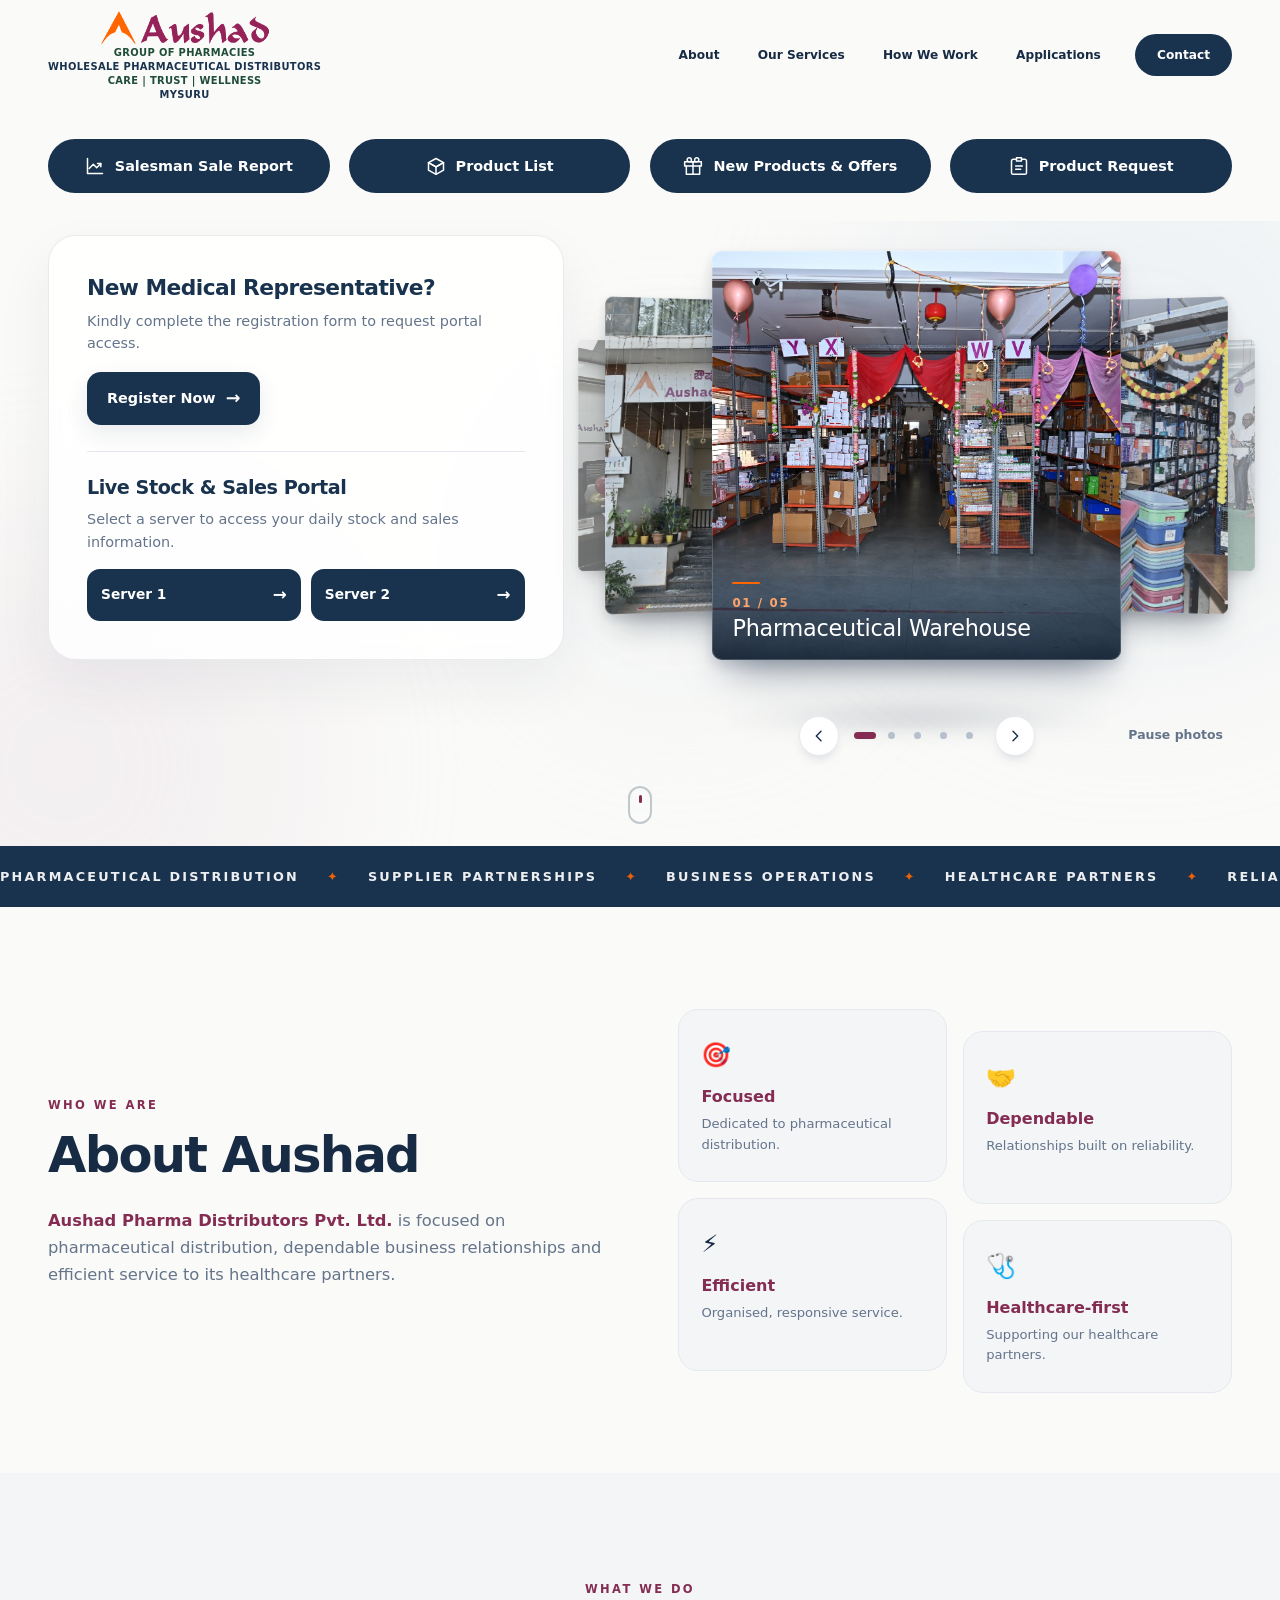
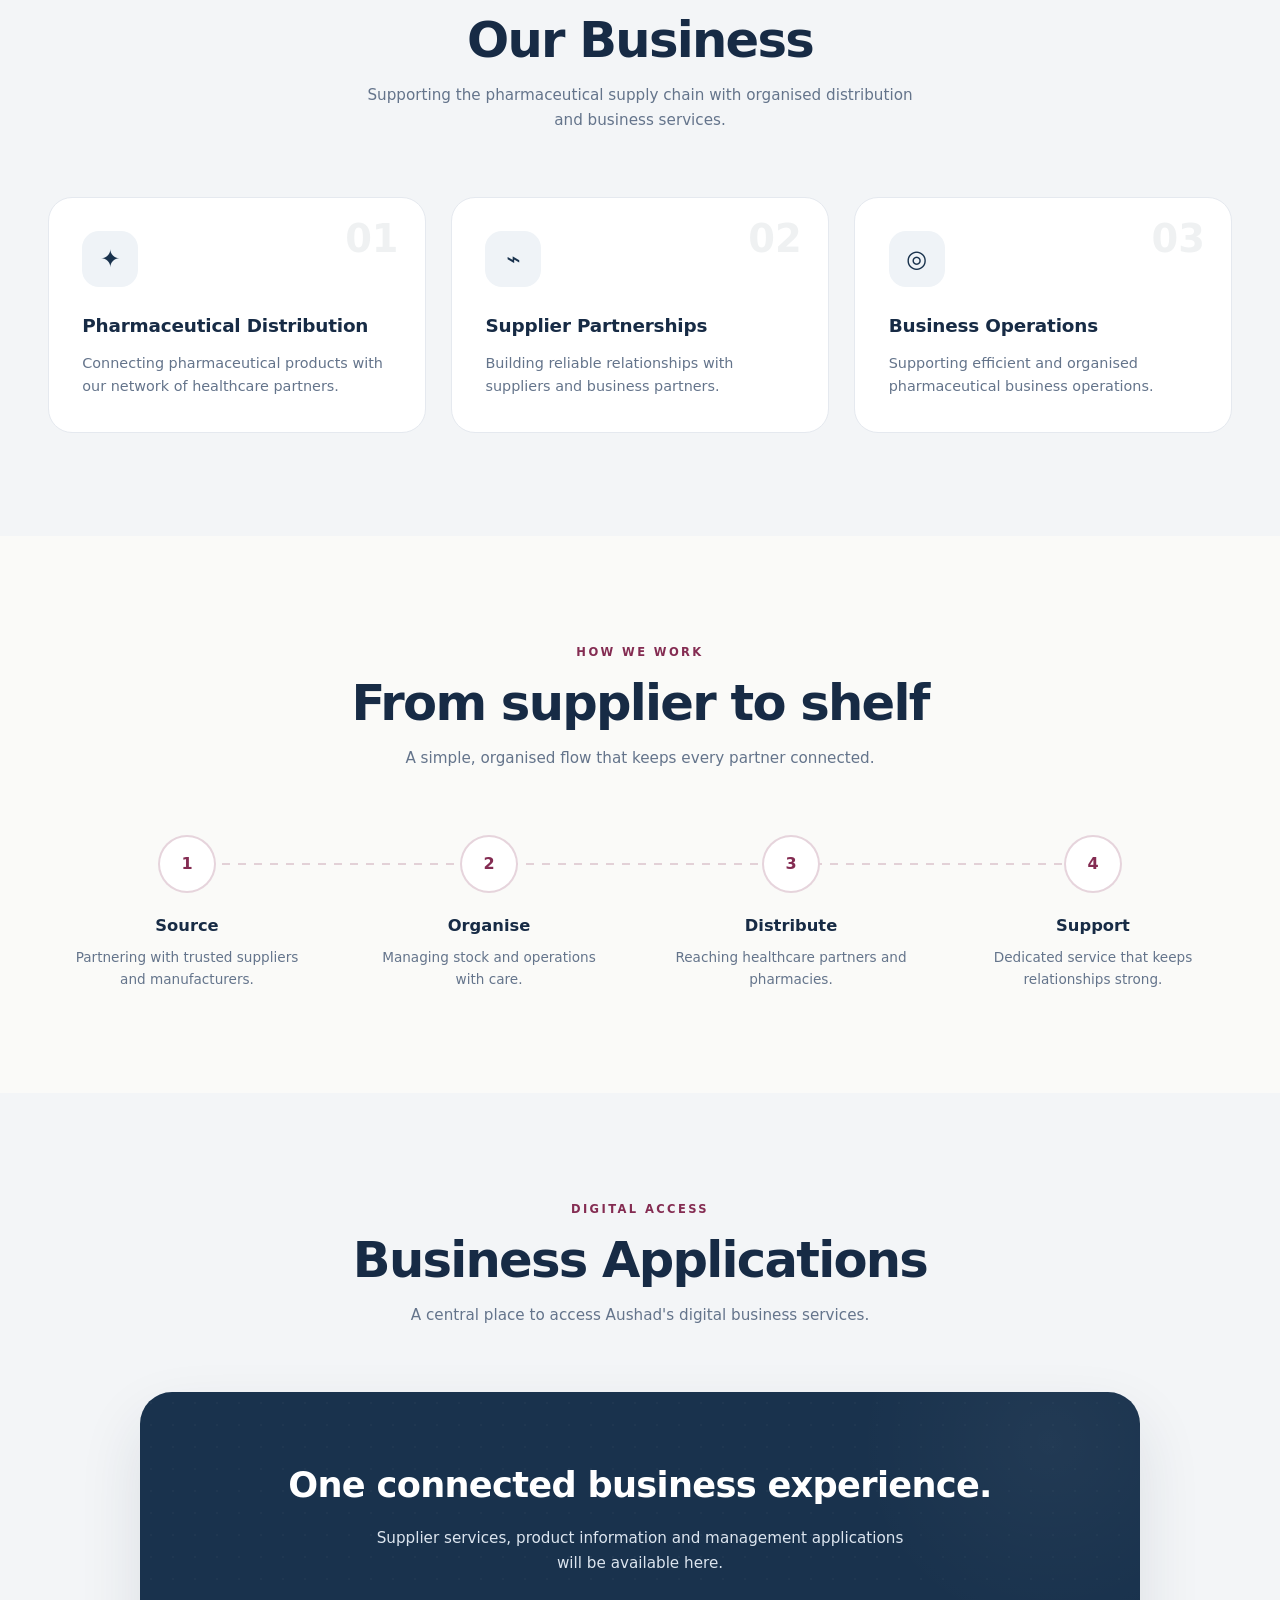
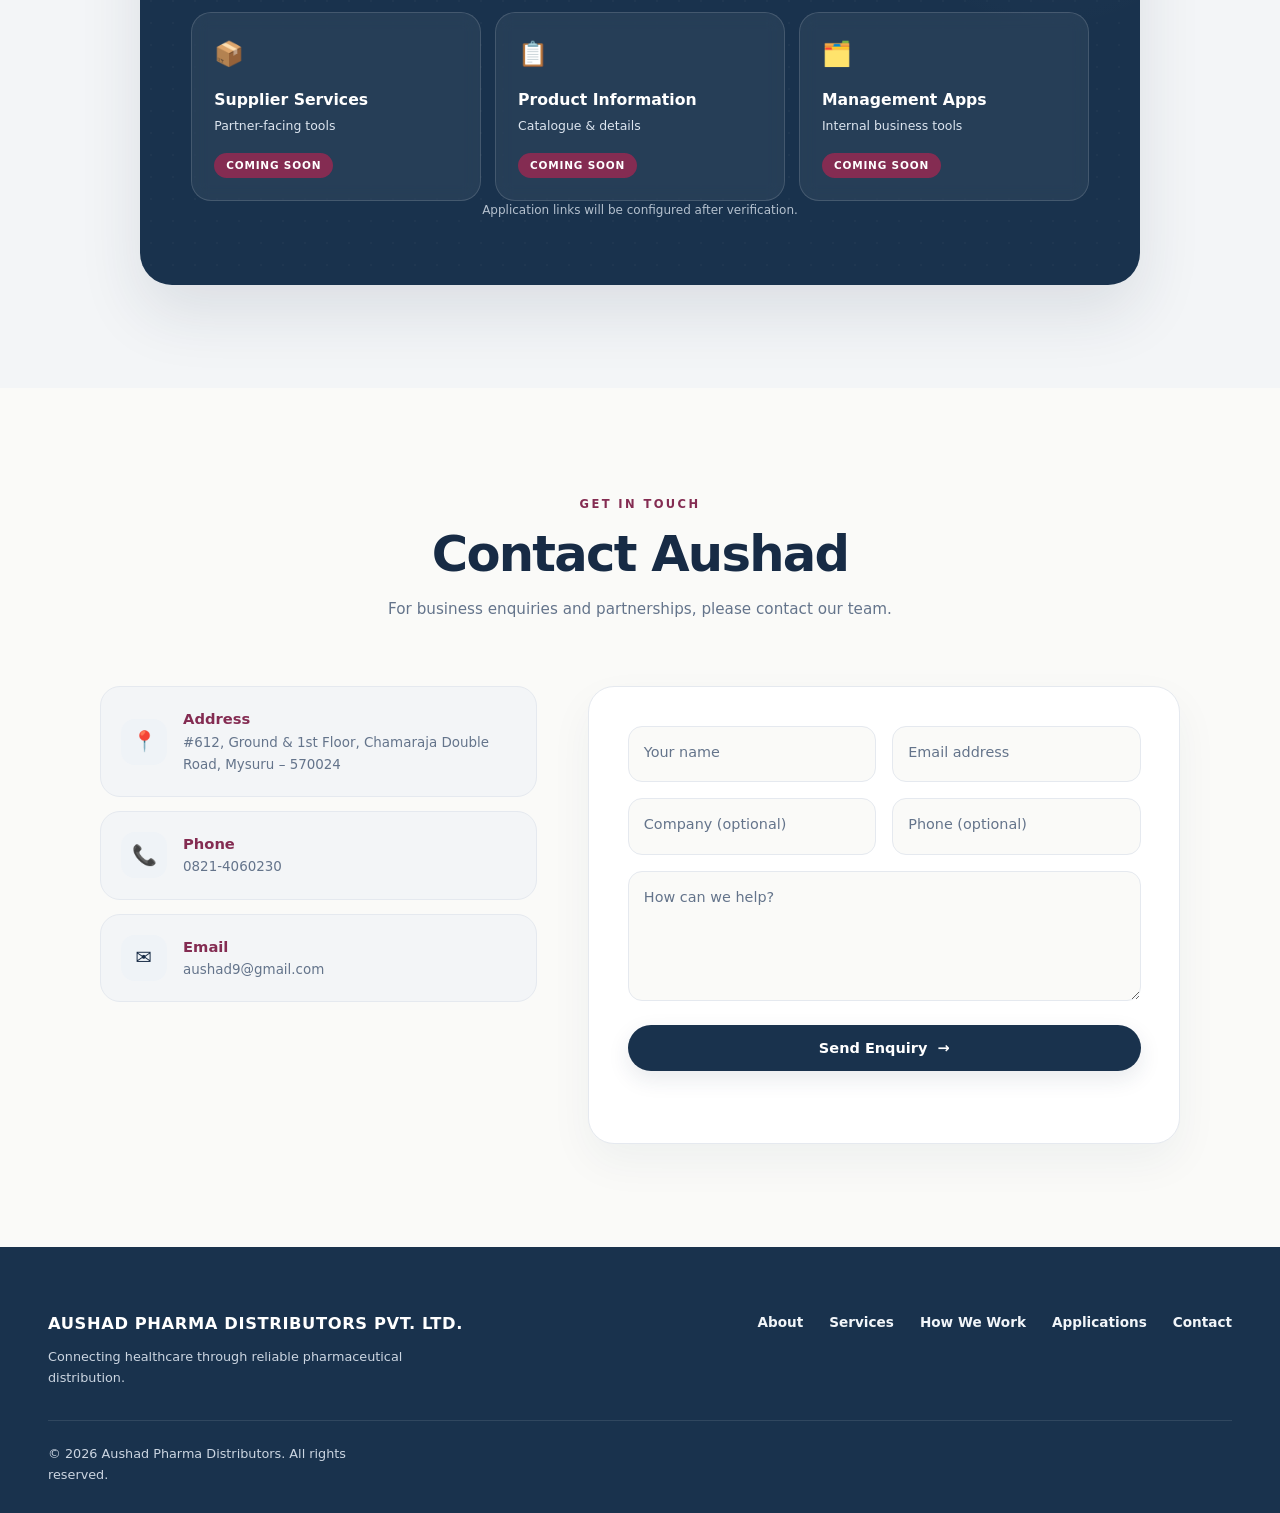
<file: docs/index.html>
<!DOCTYPE html>
<html lang="en">
<head>
  <meta charset="UTF-8">
  <meta name="viewport" content="width=device-width, initial-scale=1.0, viewport-fit=cover">
  <meta name="theme-color" content="#FAFAF8">
  <meta name="description" content="Aushad Pharma Distributors Pvt. Ltd. — Connecting healthcare through reliable pharmaceutical distribution.">
  <title>Aushad Pharma Distributors Pvt. Ltd.</title>

  <style>
    :root {
      --orange: #FF6600;
      --maroon: #842C52;
      --navy: #19324D;
      --dark: #172B45;
      --muted: #64748B;
      --light: #F3F5F7;
      --border: #E5E9EF;
      --page: #FAFAF8;
      --navy-soft: #EFF3F7;
      --ease: cubic-bezier(.22, 1, .36, 1);
      --gutter: clamp(18px, 4vw, 48px);
      --maxw: 1240px;
    }

    /* Scale the whole layout up on large / ultra-wide monitors */
    @media (min-width: 1700px) { html { font-size: 112.5%; } :root { --maxw: 1400px; } }
    @media (min-width: 2200px) { html { font-size: 131%; }   :root { --maxw: 1640px; } }
    @media (min-width: 3000px) { html { font-size: 175%; }   :root { --maxw: 1900px; } }

    * { margin: 0; padding: 0; box-sizing: border-box; }

    html { scroll-behavior: smooth; scroll-padding-top: 84px; overflow-x: clip; -webkit-text-size-adjust: 100%; }

    body {
      font-family: "Inter", "Segoe UI", system-ui, -apple-system, Arial, Helvetica, sans-serif;
      color: var(--dark);
      background: var(--page);
      line-height: 1.65;
      overflow-x: hidden;
      -webkit-font-smoothing: antialiased;
    }

    body.menu-open { overflow: hidden; }

    a { color: inherit; text-decoration: none; }
    img, svg { max-width: 100%; display: block; }

    .container {
      width: min(var(--maxw), 100% - (var(--gutter) * 2));
      margin-inline: auto;
    }

    ::selection { background: var(--maroon); color: #fff; }

    :focus-visible {
      outline: 2px solid var(--maroon);
      outline-offset: 3px;
      border-radius: 6px;
    }

    /* ---------- Page loader ---------- */
    .loader {
      position: fixed; inset: 0; z-index: 100;
      display: grid; place-items: center;
      background: var(--page);
      transition: opacity .6s var(--ease), visibility .6s;
    }
    .loader.done { opacity: 0; visibility: hidden; }
    .loader-mark {
      width: min(220px, 68vw); height: auto;
      animation: pulse 1.1s ease-in-out infinite;
    }
    @keyframes pulse {
      0%, 100% { transform: scale(1);    filter: drop-shadow(0 0 0 #19324D00); }
      50%      { transform: scale(1.04); filter: drop-shadow(0 0 12px #19324D12); }
    }

    /* ---------- Scroll progress ---------- */
    .progress {
      position: fixed; top: 0; left: 0; height: 3px; width: 100%;
      z-index: 60; transform-origin: left; transform: scaleX(0);
      background: var(--maroon);
    }

    /* ---------- Header ---------- */
    header {
      position: sticky; top: 0; z-index: 50;
      background: rgba(250,250,248,.92);
      -webkit-backdrop-filter: blur(16px) saturate(1.4);
      backdrop-filter: blur(16px) saturate(1.4);
      border-bottom: 1px solid transparent;
      transition: border-color .3s, box-shadow .3s, background .3s;
    }
    header.scrolled {
      border-color: var(--border);
      box-shadow: 0 8px 30px #19324D0D;
      background: rgba(250,250,248,.98);
    }

    .navbar {
      position: relative; display: flex; align-items: center; justify-content: space-between;
      gap: 20px; padding: 10px 0; min-height: 86px;
      transition: padding .3s var(--ease);
    }
    header.scrolled .navbar { padding-block: 5px; }

    .brand {
      display: flex; flex-direction: column; align-items: center; gap: 2px;
      position: relative; z-index: 2; align-self: flex-start; text-align: center; flex: none;
      max-width: min(390px, 48vw);
      margin-right: auto;
    }
    .brand-logo {
      width: min(170px, 36vw); height: auto;
      transition: transform .5s var(--ease);
    }
    .brand:hover .brand-logo { transform: scale(1.04); }
    .brand-lines { display: flex; flex-direction: column; align-items: center; gap: 2px; width: 100%; }
    .brand-line {
      display: block; max-width: 100%;
      font-size: clamp(.62rem, .75vw, .78rem); font-weight: 700; line-height: 1.2;
      letter-spacing: .035em; white-space: nowrap;
    }
    .brand-line.green { color: #1F4D3A; }
    .brand-line.navy { color: var(--navy); }

    .nav-links {
      display: flex; align-items: center; justify-content: flex-end; gap: clamp(6px, .8vw, 18px);
      margin-left: auto;
      font-size: clamp(12px, .95vw, 14px); font-weight: 600;
      white-space: nowrap;
    }

    .nav-links a:not(.nav-button) {
      position: relative; padding: 9px 14px; border-radius: 30px;
      transition: color .25s, background .25s;
    }
    .nav-links a:not(.nav-button):hover,
    .nav-links a.active { color: var(--maroon); background: #F4EDF1; }

    .nav-button {
      margin-left: 10px; padding: 11px 22px; border-radius: 30px;
      background: var(--navy); color: #fff !important;
      transition: transform .25s var(--ease), box-shadow .25s, background .25s;
    }
    .nav-button:hover { background: var(--maroon); transform: translateY(-2px); box-shadow: 0 10px 24px #19324D20; }

    .menu-toggle {
      display: none; width: 44px; height: 44px; border: 0; border-radius: 14px;
      background: var(--navy-soft); cursor: pointer; position: relative; z-index: 2;
    }
    .menu-toggle span {
      position: absolute; left: 12px; right: 12px; height: 2px; border-radius: 2px;
      background: var(--maroon); transition: transform .35s var(--ease), opacity .2s, top .35s var(--ease);
    }
    .menu-toggle span:nth-child(1) { top: 15px; }
    .menu-toggle span:nth-child(2) { top: 21px; }
    .menu-toggle span:nth-child(3) { top: 27px; }
    .menu-toggle.open span:nth-child(1) { top: 21px; transform: rotate(45deg); }
    .menu-toggle.open span:nth-child(2) { opacity: 0; }
    .menu-toggle.open span:nth-child(3) { top: 21px; transform: rotate(-45deg); }

    /* ---------- Customer quick access ---------- */
    .quick-access { padding: clamp(18px, 2.4vw, 28px) 0; }
    .quick-access-grid {
      display: grid; grid-template-columns: repeat(4, minmax(0, 1fr));
      gap: clamp(10px, 1.5vw, 20px);
    }
    .quick-access-button {
      display: inline-flex; min-height: 54px; align-items: center; justify-content: center; gap: 10px;
      padding: 12px clamp(12px, 1.5vw, 20px); border: 0; border-radius: 999px;
      background: var(--navy); color: #fff; font: inherit; font-size: .9rem; font-weight: 700;
      position: relative; isolation: isolate; overflow: hidden;
      text-align: center; cursor: pointer;
      transition: transform .18s var(--ease), box-shadow .18s ease, background-color .18s ease;
    }
    .quick-access-button::before {
      content: ""; position: absolute; inset: 0; z-index: 0; border-radius: inherit;
      background: radial-gradient(circle, #FFFFFF38, #FFFFFF14 38%, transparent 72%);
      opacity: 0; transform: scale(.45); pointer-events: none;
      transition: opacity .18s ease, transform .18s ease;
    }
    .quick-access-button > svg, .quick-access-button > span { position: relative; z-index: 1; }
    .quick-access-button svg {
      width: 20px; height: 20px; flex: none;
      transition: transform .18s var(--ease);
    }
    @media (hover: hover) and (pointer: fine) {
      .quick-access-button:hover { transform: translateY(-2px); background: #244361; box-shadow: 0 8px 18px #19324D24; }
      .quick-access-button:hover svg { transform: translateY(-2px); }
    }
    .quick-access-button:active { transform: scale(.97); box-shadow: 0 2px 6px #19324D24; }
    .quick-access-button:active::before { opacity: 1; transform: scale(1.15); }
    .quick-access-button:focus-visible { outline: 2px solid var(--maroon); outline-offset: 3px; }

    /* ---------- Hero ---------- */
    .hero {
      position: relative; overflow: hidden; isolation: isolate;
      min-height: auto;
      display: flex; align-items: flex-start;
      padding: clamp(14px, 1vw, 18px) 0 clamp(44px, 7vw, 104px);
      background: var(--page);
    }

    .blob {
      position: absolute; z-index: -1; border-radius: 50%;
      filter: blur(80px); opacity: .32; will-change: transform;
    }
    .blob.b1 { width: 46vmax; height: 46vmax; max-width: 760px; max-height: 760px; right: -12%; top: -22%; background: #DCE5EF; animation: drift1 16s ease-in-out infinite alternate; }
    .blob.b2 { width: 38vmax; height: 38vmax; max-width: 640px; max-height: 640px; left: -14%; bottom: -26%; background: #E8DDE4; animation: drift2 19s ease-in-out infinite alternate; }
    .blob.b3 { width: 22vmax; height: 22vmax; max-width: 380px; max-height: 380px; left: 42%; top: 30%; background: #E4EAF0; opacity: .35; animation: drift1 22s ease-in-out infinite alternate-reverse; }
    @keyframes drift1 { to { transform: translate(-60px, 70px) scale(1.12); } }
    @keyframes drift2 { to { transform: translate(80px, -50px) scale(1.1); } }

    .grid-bg {
      position: absolute; inset: 0; z-index: -1; opacity: .2;
      background-image:
        linear-gradient(#19324D08 1px, transparent 1px),
        linear-gradient(90deg, #19324D08 1px, transparent 1px);
      background-size: 56px 56px;
      -webkit-mask-image: radial-gradient(ellipse at 70% 40%, #000 0, transparent 70%);
              mask-image: radial-gradient(ellipse at 70% 40%, #000 0, transparent 70%);
    }

    .hero-grid {
      display: grid; grid-template-columns: minmax(0, .45fr) minmax(0, .55fr); align-items: start;
      gap: clamp(24px, 3vw, 48px);
    }

    .hero-access {
      padding: clamp(22px, 3vw, 38px); border: 1px solid #19324D18; border-radius: 28px;
      background: rgba(255,255,255,.86); box-shadow: 0 24px 56px #19324D10;
      -webkit-backdrop-filter: blur(14px); backdrop-filter: blur(14px);
    }
    .hero-access h2 { color: var(--navy); font-size: clamp(1.15rem, 1.7vw, 1.45rem); letter-spacing: -.025em; line-height: 1.25; }
    .rep-access p, .portal-access p { color: var(--muted); font-size: .9rem; line-height: 1.55; margin-top: 8px; }
    .rep-register {
      display: inline-flex; align-items: center; justify-content: center; gap: 10px;
      min-height: 48px; margin-top: 18px; padding: 12px 20px; border-radius: 14px;
      background: var(--navy); color: #fff; font-size: .9rem; font-weight: 700;
      box-shadow: 0 8px 22px #19324D1A;
      transition: transform .25s var(--ease), background .25s, box-shadow .25s;
    }
    .rep-register:hover { transform: translateY(-2px); background: var(--maroon); box-shadow: 0 12px 26px #19324D20; }
    .rep-register:focus-visible, .hero-stock-button:focus-visible { outline: 2px solid var(--maroon); outline-offset: 3px; }
    .rep-register .arrow { font-size: 1.1rem; }
    .portal-access { margin-top: 26px; padding-top: 24px; border-top: 1px solid var(--border); }
    .portal-access h2 { font-size: clamp(1.05rem, 1.5vw, 1.25rem); }
    .hero-stock-actions { display: grid; grid-template-columns: repeat(2, minmax(0, 1fr)); gap: 10px; margin-top: 16px; }
    .hero-stock-button {
      display: flex; min-height: 48px; align-items: center; justify-content: space-between; gap: 8px;
      padding: 11px 13px; border: 1px solid #19324D20; border-radius: 13px;
      background: var(--navy); color: #fff; font-size: .86rem; font-weight: 700;
      transition: transform .25s var(--ease), background .25s, box-shadow .25s;
    }
    .hero-stock-button:hover { transform: translateY(-2px); background: var(--maroon); box-shadow: 0 8px 20px #19324D20; }
    .hero-stock-button .arrow { font-size: 1.05rem; transition: transform .25s var(--ease); }
    .hero-stock-button:hover .arrow { transform: translateX(3px); }
    .hero-right { display: grid; grid-template-columns: minmax(0, 1fr); align-items: center; gap: 8px; min-width: 0; }
    .hero-right .hero-content { min-width: 0; }
    .hero-right h1 { font-size: clamp(2rem, 3.4vw, 3.7rem); }
    .hero-right .eyebrow { margin-bottom: 20px; }
    .hero-right .hero-visual { width: min(100%, 400px); margin: 0 auto; }

    /* Hero 3D photographic carousel */
    .stage { position: relative; width: 100%; max-width: 620px; margin-inline: auto; container-type: inline-size; }
    .cstage { position: relative; width: 100%; aspect-ratio: 100 / 84; perspective: 1500px; perspective-origin: 50% 42%; touch-action: pan-y; outline-offset: 4px; }
    .cstage::before { content: ""; position: absolute; left: 18%; right: 18%; bottom: 4%; height: 7%; background: radial-gradient(ellipse at center, #17294538, transparent 70%); filter: blur(10px); pointer-events: none; }
    .slide { --x: 0%; --z: 0px; --ry: 0deg; --s: 1; position: absolute; left: 17%; top: 3%; width: 66%; aspect-ratio: 1 / 1; margin: 0; border-radius: 10px; overflow: hidden; background: #DFE4EA; cursor: pointer;
      transform: translateX(var(--x)) translateZ(var(--z)) rotateY(var(--ry)) scale(var(--s)); transform-origin: 50% 50%;
      opacity: 0; pointer-events: none; z-index: 0; will-change: transform, opacity;
      box-shadow: 0 26px 40px -18px #17294580, 0 6px 14px #17294526;
      transition: transform .95s var(--ease), opacity .7s var(--ease), filter .7s var(--ease), box-shadow .7s; }
    .slide img { width: 100%; height: 100%; object-fit: cover; display: block; user-select: none; -webkit-user-drag: none; }
    .slide::after { content: ""; position: absolute; inset: 0; border-radius: inherit; box-shadow: inset 0 0 0 1px #FFFFFF2E; pointer-events: none; }
    .slide[data-pos="0"]  { --x: 0%;    --z: 0px;    --ry: 0deg;   --s: 1;   opacity: 1; z-index: 5; pointer-events: auto; cursor: default; }
    .slide[data-pos="-1"] { --x: -40%;  --z: -90px;  --ry: 17deg;  --s: .8; opacity: .92; z-index: 4; pointer-events: auto; filter: saturate(.6) brightness(.92); }
    .slide[data-pos="1"]  { --x: 40%;   --z: -90px;  --ry: -17deg; --s: .8; opacity: .92; z-index: 4; pointer-events: auto; filter: saturate(.6) brightness(.92); }
    .slide[data-pos="-2"] { --x: -62%;  --z: -190px; --ry: 24deg;  --s: .62; opacity: .55; z-index: 3; pointer-events: auto; filter: saturate(.4) brightness(.88); }
    .slide[data-pos="2"]  { --x: 62%;   --z: -190px; --ry: -24deg; --s: .62; opacity: .55; z-index: 3; pointer-events: auto; filter: saturate(.4) brightness(.88); }
    .slide[data-pos="-1"]:hover, .slide[data-pos="1"]:hover { opacity: 1; filter: saturate(.85) brightness(1); }
    .slide:focus-visible { outline: 3px solid var(--orange); outline-offset: -3px; }
    .slide-cap { position: absolute; left: 0; right: 0; bottom: 0; padding: 14% 5% 4.5%; color: #fff; background: linear-gradient(to top, #0E1D30E6 0%, #19324D99 48%, transparent 100%);
      opacity: 0; transform: translateY(10px); transition: opacity .6s var(--ease) .25s, transform .7s var(--ease) .25s; pointer-events: none; }
    .slide[data-pos="0"] .slide-cap { opacity: 1; transform: none; }
    .slide-cap small { display: block; font-size: max(9px, 1.9cqw); font-weight: 700; letter-spacing: .14em; text-transform: uppercase; color: #FFA56B; margin-bottom: .25em; }
    .slide-cap b { display: block; font-size: max(15px, 3.6cqw); font-weight: 500; line-height: 1.15; letter-spacing: -.01em; }
    .slide-cap::before { content: ""; display: block; width: 28px; height: 2px; margin-bottom: .6em; background: var(--orange); border-radius: 2px; }
    .ctrl { position: absolute; left: 0; right: 0; bottom: 0; z-index: 6; display: flex; align-items: center; justify-content: center; gap: 14px; }
    .nav-arrow { width: 40px; height: 40px; border-radius: 50%; border: 1px solid var(--border); background: #fff; color: var(--navy); display: grid; place-items: center; cursor: pointer; box-shadow: 0 6px 14px -8px #17294555; transition: background .3s, color .3s, border-color .3s, transform .3s var(--ease); }
    .nav-arrow:hover { background: var(--navy); color: #fff; border-color: var(--navy); }
    .nav-arrow:active { transform: scale(.94); }
    .nav-arrow svg { width: 16px; height: 16px; }
    .dots { display: flex; align-items: center; gap: 2px; }
    .dot { width: 24px; height: 24px; border: 0; background: none; cursor: pointer; display: grid; place-items: center; padding: 0; }
    .dot::before { content: ""; width: 7px; height: 7px; border-radius: 4px; background: #B6C0CC; transition: width .4s var(--ease), background .3s; }
    .dot:hover::before { background: var(--navy); }
    .dot[aria-current="true"]::before { width: 22px; background: var(--maroon); }
    .pause { position: absolute; right: 0; bottom: 4px; border: 0; background: none; color: var(--muted); font: inherit; font-size: .78rem; font-weight: 600; cursor: pointer; padding: 6px 4px; }
    .pause:hover { color: var(--maroon); }
    .sr-only { position: absolute; width: 1px; height: 1px; overflow: hidden; clip: rect(0 0 0 0); white-space: nowrap; }

    .eyebrow {
      display: inline-flex; align-items: center; gap: 9px;
      color: var(--maroon); background: #F4EDF1; border: 1px solid #842C521A;
      border-radius: 30px; padding: 7px 16px;
      font-size: 11px; font-weight: 700; letter-spacing: 1.4px; margin-bottom: 26px;
    }
    .eyebrow::before {
      content: ""; width: 7px; height: 7px; border-radius: 50%; background: var(--orange);
      box-shadow: 0 0 0 0 #FF660055; animation: ping 2s infinite;
    }
    @keyframes ping { to { box-shadow: 0 0 0 10px #FF660000; } }

    h1 {
      font-size: clamp(2rem, 4.4vw, 72px);
      line-height: 1.08; letter-spacing: -.045em; font-weight: 800; max-width: 12.5em;
    }
    h1 .line { display: block; overflow: hidden; padding-bottom: .08em; }
    h1 .line > span { display: block; transform: translateY(110%); animation: rise 1s var(--ease) forwards; }
    h1 .line:nth-child(2) > span { animation-delay: .12s; }
    h1 .accent {
      color: var(--maroon);
    }
    @keyframes rise { to { transform: none; } }

    .hero-text {
      color: var(--muted); max-width: 33em;
      font-size: clamp(1rem, .95rem + .25vw, 1.15rem);
      margin: clamp(18px, 2vw, 26px) 0 clamp(22px, 2.6vw, 36px);
    }

    .cta-row { display: flex; flex-wrap: wrap; gap: 14px; align-items: center; }

    .primary-button {
      display: inline-flex; align-items: center; gap: 10px;
      padding: 15px 28px; border-radius: 40px; border: 0; cursor: pointer;
      background: var(--navy);
      color: #fff; font-size: 14.5px; font-weight: 700; font-family: inherit;
      box-shadow: 0 8px 22px #19324D1A;
      transition: transform .3s var(--ease), box-shadow .3s, background .3s;
    }
    .primary-button:hover { transform: translateY(-2px); background: #244361; box-shadow: 0 12px 28px #19324D24; }
    .primary-button .arrow { transition: transform .3s var(--ease); }
    .primary-button:hover .arrow { transform: translateX(5px); }

    .ghost-button {
      display: inline-flex; align-items: center; gap: 8px;
      padding: 14px 26px; border-radius: 40px;
      border: 1.5px solid #19324D2E; color: var(--navy);
      font-size: 14.5px; font-weight: 700;
      transition: background .3s, border-color .3s, transform .3s var(--ease);
    }
    .ghost-button:hover { background: var(--navy-soft); border-color: var(--navy); transform: translateY(-2px); }

    .hero-tags { display: flex; flex-wrap: wrap; gap: 10px; margin-top: 38px; }
    .hero-tags span {
      font-size: 12px; font-weight: 600; color: var(--muted);
      padding: 7px 14px; border-radius: 30px; background: #FFFFFFCC; border: 1px solid var(--border);
    }

    /* Hero visual */
    .hero-visual { position: relative; aspect-ratio: 1; width: min(100%, 520px); margin-inline: auto; }

    .orbit {
      position: absolute; inset: 0; border-radius: 50%;
      border: 1px dashed #19324D2E; animation: spin 40s linear infinite;
    }
    .orbit.o2 { inset: 13%; border-style: solid; border-color: #842C5224; animation-duration: 28s; animation-direction: reverse; }
    .orbit.o3 { inset: 27%; border-color: #19324D1A; animation-duration: 55s; }
    .orbit i {
      position: absolute; top: -7px; left: 50%; width: 14px; height: 14px; margin-left: -7px; border-radius: 50%;
      background: var(--orange); box-shadow: 0 0 10px #FF660033;
    }
    .orbit.o2 i { background: var(--maroon); box-shadow: 0 0 10px #842C5233; }
    .orbit.o3 i { width: 10px; height: 10px; margin-left: -5px; top: -5px; }
    @keyframes spin { to { transform: rotate(360deg); } }

    .core {
      position: absolute; inset: 34%; border-radius: 50%;
      display: grid; place-items: center;
      background: var(--navy);
      box-shadow: 0 20px 50px #19324D2B;
      animation: float 7s ease-in-out infinite;
    }
    .core svg { width: 46%; height: 46%; color: #fff; }

    .float-card {
      position: absolute; display: flex; align-items: center; gap: 12px;
      padding: 12px 18px 12px 12px; border-radius: 18px;
      background: rgba(255,255,255,.94);
      -webkit-backdrop-filter: blur(12px); backdrop-filter: blur(12px);
      border: 1px solid #FFFFFF; box-shadow: 0 12px 32px #19324D12;
      font-size: 13px; font-weight: 700; color: var(--maroon); white-space: nowrap;
      animation: float 6s ease-in-out infinite;
    }
    .float-card small { display: block; color: var(--muted); font-weight: 500; font-size: 11px; }
    .float-card .ic {
      width: 38px; height: 38px; border-radius: 12px; display: grid; place-items: center;
      background: var(--navy-soft); font-size: 18px;
    }
    .float-card.f1 { top: 8%;    left: -4%;  animation-delay: -1s; }
    .float-card.f2 { bottom: 12%; right: -2%; animation-delay: -3s; }
    .float-card.f3 { bottom: 2%;  left: 6%;   animation-delay: -4.5s; }

    @keyframes float { 0%, 100% { transform: translateY(0); } 50% { transform: translateY(-16px); } }

    .scroll-hint {
      position: absolute; left: 50%; bottom: 22px; transform: translateX(-50%);
      width: 24px; height: 38px; border: 2px solid #19324D40; border-radius: 14px;
    }
    .scroll-hint::after {
      content: ""; position: absolute; left: 50%; top: 7px; width: 3px; height: 8px; margin-left: -1.5px;
      border-radius: 3px; background: var(--maroon); animation: wheel 1.8s infinite;
    }
    @keyframes wheel { 0% { opacity: 1; transform: translateY(0); } 100% { opacity: 0; transform: translateY(14px); } }

    /* ---------- Marquee ---------- */
    .marquee {
      overflow: hidden; padding: 20px 0; color: #fff;
      background: var(--navy);
    }
    .marquee-track { display: flex; width: max-content; animation: scroll 38s linear infinite; }
    .marquee:hover .marquee-track { animation-play-state: paused; }
    .marquee-track span {
      display: inline-flex; align-items: center; gap: 28px; padding-right: 28px;
      font-size: .8rem; font-weight: 700; letter-spacing: 2.2px; white-space: nowrap; opacity: .92;
    }
    .marquee-track span::after { content: "✦"; color: var(--orange); }
    @keyframes scroll { to { transform: translateX(-50%); } }

    /* ---------- Sections ---------- */
    section { padding: clamp(65px, 8vw, 120px) 0; position: relative; }

    .section-heading { text-align: center; margin-bottom: clamp(36px, 5vw, 64px); }
    .section-heading > span { color: var(--maroon); font-size: 11.5px; font-weight: 800; letter-spacing: 2.4px; }
    .section-heading h2 {
      font-size: clamp(1.9rem, 1.2rem + 2.6vw, 3.1rem);
      margin-top: 10px; letter-spacing: -.035em; line-height: 1.15;
    }
    .section-heading p { color: var(--muted); max-width: 36em; margin: 14px auto 0; font-size: .95rem; }

    /* About */
    .about-grid {
      display: grid; grid-template-columns: 1fr 1fr; gap: clamp(30px, 6vw, 90px); align-items: center;
    }
    .about .section-heading { text-align: left; margin-bottom: 24px; }
    .about-copy p { color: var(--muted); font-size: 1.02rem; }
    .about-copy strong { color: var(--maroon); }

    .pillars { display: grid; grid-template-columns: 1fr 1fr; gap: 16px; }
    .pillar {
      padding: 26px 22px; border-radius: 20px; background: var(--light); border: 1px solid var(--border);
      transition: transform .4s var(--ease), box-shadow .4s, background .4s;
    }
    .pillar:nth-child(even) { transform: translateY(22px); }
    .pillar:hover { background: #fff; box-shadow: 0 16px 36px #19324D12; transform: translateY(-4px); }
    .pillar:nth-child(even):hover { transform: translateY(16px); }
    .pillar b { display: block; font-size: 1.5rem; margin-bottom: 8px; }
    .pillar h3 { font-size: 1rem; color: var(--maroon); margin-bottom: 4px; }
    .pillar p { font-size: .82rem; color: var(--muted); line-height: 1.55; }

    /* Services */
    .services { background: var(--light); overflow: hidden; }

    .service-grid { display: grid; grid-template-columns: repeat(3, 1fr); gap: clamp(16px, 2vw, 28px); }

    .service-card {
      position: relative; padding: clamp(26px, 2.6vw, 38px); overflow: hidden;
      background: #fff; border: 1px solid var(--border); border-radius: 24px;
      transition: transform .45s var(--ease), box-shadow .45s, border-color .45s;
    }
    .service-card::before {
      content: ""; position: absolute; inset: 0; opacity: 0; transition: opacity .4s;
      background: radial-gradient(420px circle at var(--mx, 50%) var(--my, 50%), #19324D08, transparent 45%);
    }
    .service-card::after {
      content: ""; position: absolute; left: 0; bottom: 0; height: 3px; width: 100%;
      background: var(--maroon);
      transform: scaleX(0); transform-origin: left; transition: transform .55s var(--ease);
    }
    .service-card:hover { transform: translateY(-5px); box-shadow: 0 20px 44px #19324D12; border-color: #19324D30; }
    .service-card:hover::before { opacity: 1; }
    .service-card:hover::after { transform: scaleX(1); }
    .service-card > * { position: relative; z-index: 1; }

    .service-num { position: absolute !important; top: 22px; right: 26px; font-size: 2.4rem; font-weight: 800; color: #19324D12; line-height: 1; }

    .service-icon {
      width: 56px; height: 56px; display: grid; place-items: center; border-radius: 17px;
      background: var(--navy-soft); color: var(--navy); font-size: 24px; margin-bottom: 24px;
      transition: background .4s, color .4s, transform .5s var(--ease);
    }
    .service-card:hover .service-icon { background: var(--maroon); color: #fff; transform: scale(1.04); }

    .service-card h3 { font-size: 1.15rem; margin-bottom: 10px; letter-spacing: -.01em; }
    .service-card p { color: var(--muted); font-size: .9rem; }

    /* Process */
    .steps { display: grid; grid-template-columns: repeat(4, 1fr); gap: 24px; position: relative; counter-reset: step; }
    .steps::before {
      content: ""; position: absolute; top: 28px; left: 12%; right: 12%; height: 2px;
      background: repeating-linear-gradient(90deg, #842C5233 0 8px, transparent 8px 16px);
    }
    .step { text-align: center; position: relative; }
    .step-dot {
      width: 58px; height: 58px; margin: 0 auto 20px; border-radius: 50%;
      display: grid; place-items: center; font-weight: 800; color: var(--maroon);
      background: #fff; border: 2px solid #842C5233; position: relative; z-index: 1;
      transition: background .4s, color .4s, transform .5s var(--ease), border-color .4s;
    }
    .step:hover .step-dot { background: var(--maroon); color: #fff; border-color: var(--maroon); transform: scale(1.12); }
    .step h3 { font-size: 1.02rem; margin-bottom: 6px; }
    .step p { color: var(--muted); font-size: .85rem; max-width: 18em; margin: auto; }

    /* Portal */
    .portal { background: var(--light); }

    .portal-panel {
      position: relative; overflow: hidden; isolation: isolate;
      max-width: 1000px; margin: auto; text-align: center;
      padding: clamp(36px, 5vw, 64px) clamp(22px, 4vw, 56px); border-radius: 32px;
      color: #fff;
      background: var(--navy);
      box-shadow: 0 28px 64px #19324D1C;
    }
    .portal-panel::before {
      content: ""; position: absolute; z-index: -1; width: 420px; height: 420px; right: -120px; top: -160px;
      border-radius: 50%; background: radial-gradient(circle, #FFFFFF0A, transparent 65%);
      animation: drift1 12s ease-in-out infinite alternate;
    }
    .portal-panel::after {
      content: ""; position: absolute; z-index: -1; inset: 0; opacity: .18;
      background-image: radial-gradient(#ffffff22 1px, transparent 1px); background-size: 22px 22px;
    }
    .portal-panel h3 { font-size: clamp(1.4rem, 1rem + 1.6vw, 2.2rem); letter-spacing: -.02em; margin-bottom: 12px; }
    .portal-panel > p { color: #DCE5EF; font-size: .95rem; max-width: 36em; margin: auto; }

    .app-grid { display: grid; grid-template-columns: repeat(3, 1fr); gap: 14px; margin-top: 36px; text-align: left; }
    .app-tile {
      padding: 22px; border-radius: 20px;
      background: rgba(255,255,255,.06); border: 1px solid rgba(255,255,255,.14);
      -webkit-backdrop-filter: blur(8px); backdrop-filter: blur(8px);
      transition: transform .4s var(--ease), background .4s;
    }
    .app-tile:hover { transform: translateY(-3px); background: rgba(255,255,255,.1); }
    .app-tile .ic { font-size: 1.5rem; margin-bottom: 12px; }
    .app-tile h4 { font-size: .98rem; margin-bottom: 4px; }
    .app-tile small { color: #DCE5EF; font-size: .78rem; display: block; margin-bottom: 14px; }
    .badge {
      display: inline-block; padding: 4px 12px; border-radius: 20px; font-size: 10.5px; font-weight: 700; letter-spacing: .8px;
      background: var(--maroon); color: #fff;
    }

    .portal-note { margin-top: 28px; font-size: 12px !important; opacity: .8; }

    /* Contact */
    .contact-grid {
      display: grid; grid-template-columns: .85fr 1.15fr; gap: clamp(26px, 4vw, 56px); align-items: start;
      max-width: 1080px; margin: auto;
    }
    .contact-info { display: grid; gap: 14px; }
    .info-card {
      display: flex; gap: 16px; align-items: center; padding: 20px; border-radius: 20px;
      background: var(--light); border: 1px solid var(--border);
      transition: transform .35s var(--ease), box-shadow .35s;
    }
    .info-card:hover { transform: translateX(4px); box-shadow: 0 12px 28px #19324D10; }
    .info-card .ic { width: 46px; height: 46px; border-radius: 14px; display: grid; place-items: center; background: var(--navy-soft); font-size: 20px; flex: none; }
    .info-card h4 { font-size: .92rem; color: var(--maroon); }
    .info-card p { font-size: .84rem; color: var(--muted); }

    form {
      padding: clamp(24px, 3vw, 40px); border-radius: 26px; background: #fff;
      border: 1px solid var(--border); box-shadow: 0 18px 44px #19324D0D;
    }
    .form-row { display: grid; grid-template-columns: 1fr 1fr; gap: 16px; }
    .field { position: relative; margin-bottom: 16px; }
    .field input, .field textarea {
      width: 100%; padding: 22px 16px 8px; font: inherit; font-size: .93rem; color: var(--dark);
      border: 1.5px solid var(--border); border-radius: 14px; background: #FAFAF8; outline: none;
      transition: border-color .25s, box-shadow .25s, background .25s;
    }
    .field textarea { min-height: 130px; resize: vertical; }
    .field label {
      position: absolute; left: 16px; top: 15px; font-size: .9rem; color: var(--muted); pointer-events: none;
      transition: all .25s var(--ease); transform-origin: left;
    }
    .field input:focus, .field textarea:focus { border-color: var(--navy); background: #fff; box-shadow: 0 0 0 4px #19324D14; }
    .field input:focus + label, .field input:not(:placeholder-shown) + label,
    .field textarea:focus + label, .field textarea:not(:placeholder-shown) + label {
      top: 6px; font-size: .68rem; color: var(--maroon); font-weight: 700; letter-spacing: .4px;
    }
    .field.invalid input, .field.invalid textarea { border-color: #c4314b; }
    .form-status { margin-top: 14px; font-size: .88rem; font-weight: 600; min-height: 1.4em; color: var(--maroon); }
    form .primary-button { width: 100%; justify-content: center; }
    .honeypot { position: absolute !important; left: -10000px !important; width: 1px; height: 1px; overflow: hidden; }

    /* Footer */
    footer { background: var(--navy); color: #fff; padding: clamp(40px, 5vw, 64px) 0 28px; }
    .footer-top {
      display: flex; justify-content: space-between; align-items: flex-start; gap: 30px; flex-wrap: wrap;
      padding-bottom: 32px; border-bottom: 1px solid #FFFFFF1A;
    }
    .footer-brand strong { letter-spacing: .6px; font-size: 1.02rem; display: block; margin-bottom: 8px; }
    footer p { color: #CBD5E1; font-size: .8rem; max-width: 28em; }
    .footer-links { display: flex; flex-wrap: wrap; gap: 8px 26px; font-size: .85rem; font-weight: 600; }
    .footer-links a { color: #F1F5F9; transition: color .25s; }
    .footer-links a:hover { color: var(--orange); }
    .footer-bottom { padding-top: 22px; display: flex; justify-content: space-between; gap: 12px; flex-wrap: wrap; }

    .to-top {
      position: fixed; right: max(18px, env(safe-area-inset-right)); bottom: max(18px, env(safe-area-inset-bottom)); z-index: 40;
      width: 48px; height: 48px; border: 0; border-radius: 50%; cursor: pointer; color: #fff; font-size: 18px;
      background: var(--navy);
      box-shadow: 0 8px 22px #19324D24;
      opacity: 0; transform: translateY(20px); pointer-events: none;
      transition: opacity .35s, transform .35s var(--ease);
    }
    .to-top.show { opacity: 1; transform: none; pointer-events: auto; }
    .to-top:hover { transform: translateY(-4px); }

    /* ---------- Reveal on scroll ---------- */
    .reveal { opacity: 0; transform: translateY(36px); transition: opacity .9s var(--ease), transform .9s var(--ease); transition-delay: var(--d, 0s); }
    .reveal.in { opacity: 1; transform: none; }
    .reveal.left { transform: translateX(-40px); }
    .reveal.right { transform: translateX(40px); }
    .reveal.left.in, .reveal.right.in { transform: none; }
    /* keep the staggered offset on pillars after reveal */
    .pillar.reveal.in:nth-child(even) { transform: translateY(22px); }

    /* ---------- Responsive ---------- */
    @media (max-width: 1024px) {
      .hero { min-height: auto; }
      .hero { padding-block: clamp(18px, 2vw, 22px) clamp(38px, 6.5vw, 72px); }
      h1 { font-size: clamp(2rem, 5vw, 3.2rem); max-width: none; }
      .scroll-hint { display: none; }
      .about-grid { grid-template-columns: 1fr; }
      .about .section-heading { text-align: center; }
      .about-copy { text-align: center; }
      .service-grid { grid-template-columns: repeat(2, 1fr); }
      .steps { grid-template-columns: repeat(2, 1fr); row-gap: 40px; }
      .steps::before { display: none; }
      .contact-grid { grid-template-columns: 1fr; }
    }

    @media (max-width: 1024px) {
      header { -webkit-backdrop-filter: none; backdrop-filter: none; }
      .navbar { padding-right: 52px; min-height: 76px; }
      .brand { width: auto; max-width: calc(100% - 52px); margin-right: auto; }
      .menu-toggle { display: block; position: absolute; top: 50%; right: 0; transform: translateY(-50%); }
      .nav-links {
        position: fixed; inset: 0; z-index: 1; padding: 100px var(--gutter) 40px;
        flex-direction: column; align-items: stretch; justify-content: flex-start; gap: 6px;
        background: rgba(250,250,248,.98); -webkit-backdrop-filter: blur(20px); backdrop-filter: blur(20px);
        font-size: 1.15rem; white-space: normal;
        clip-path: circle(0 at calc(100% - 40px) 40px);
        transition: clip-path .7s var(--ease);
        visibility: hidden;
      }
      .nav-links.open { clip-path: circle(150% at calc(100% - 40px) 40px); visibility: visible; }
      .nav-links a:not(.nav-button) { padding: 16px 18px; border-bottom: 1px solid var(--border); border-radius: 14px; }
      .nav-button { margin: 18px 0 0; text-align: center; padding: 16px; }
    }

    @media (min-width: 821px) {
      .stage { max-width: clamp(340px, calc((100svh - 250px) / .78), 620px); }
    }

    @media (max-width: 820px) {
      .stage { max-width: 540px; }
      .pause { position: static; display: block; margin: 4px auto 0; }
      .quick-access-grid { grid-template-columns: repeat(2, minmax(0, 1fr)); }
      .quick-access-button {
        min-height: 64px; gap: 8px; padding: 8px;
        font-size: .82rem; line-height: 1.1;
      }
      .quick-access-button svg { width: 18px; height: 18px; }
    }

    @media (max-width: 640px) {
      .quick-access { padding: 10px 0; }
      .quick-access-grid { gap: 8px; }
      .quick-access-button {
        min-height: 52px; gap: 6px; padding: 6px 8px;
        font-size: .8rem; font-weight: 600; line-height: 1.15;
      }
      .quick-access-button svg { width: 16px; height: 16px; }
      .quick-access-button span { min-width: 0; text-wrap: balance; }
      .hero { padding-block: clamp(16px, 4.6vw, 18px) 44px; }
      h1 { font-size: clamp(1.7rem, 7.5vw, 2.75rem); }
      .hero-text { margin-block: 18px 24px; }
      .hero-tags { margin-top: 26px; }
      .service-grid { grid-template-columns: 1fr; }
      .pillars { grid-template-columns: 1fr; }
      .pillar:nth-child(even), .pillar.reveal.in:nth-child(even) { transform: none; }
      .steps { grid-template-columns: 1fr; }
      .form-row { grid-template-columns: 1fr; gap: 0; }
      .float-card { padding: 9px 13px 9px 9px; font-size: 11.5px; }
      .float-card .ic { width: 32px; height: 32px; font-size: 15px; }
      .float-card.f1 { left: -2%; }
      .float-card.f2 { bottom: 24%; right: -2%; }
      .float-card.f3 { bottom: -2%; }
      .brand { width: auto; max-width: calc(100% - 52px); }
      .brand-logo { width: min(130px, 38vw); }
      .brand-line { font-size: clamp(.52rem, 2.7vw, .7rem); letter-spacing: .02em; }
      .cta-row .primary-button, .cta-row .ghost-button { flex: 1 1 100%; justify-content: center; }
      .cta-row { gap: 10px; }
      .cta-row .primary-button, .cta-row .ghost-button { min-height: 50px; padding: 12px 20px; }
      .footer-top, .footer-bottom { flex-direction: column; }
    }

    @media (max-width: 640px) {
      .slide { left: 15%; width: 70%; border-radius: 8px; }
      .slide[data-pos="-1"] { --x: -33%; --ry: 14deg; }
      .slide[data-pos="1"]  { --x: 33%;  --ry: -14deg; }
      .slide[data-pos="-2"] { --x: -50%; }
      .slide[data-pos="2"]  { --x: 50%; }
      .nav-arrow { width: 44px; height: 44px; }
    }

    @media (max-width: 820px) {
      .app-grid { grid-template-columns: 1fr; }
      .hero-grid { grid-template-columns: 1fr; gap: 30px; text-align: center; }
      .hero-access { width: min(100%, 620px); margin-inline: auto; text-align: left; }
      .hero-right { justify-items: center; gap: 16px; }
      .hero-right .hero-content { width: 100%; text-align: center; }
      .hero-right .hero-visual { order: 2; width: min(70%, 400px); margin: 16px auto 0; }
      h1, .hero-text { margin-inline: auto; }
      .cta-row, .hero-tags { justify-content: center; }
      .hero-visual { margin-bottom: clamp(18px, 4vw, 28px); }
      .float-card.f2 { bottom: 14%; }
      .float-card.f3 { bottom: -12%; }
    }

    @media (min-width: 480px) and (max-width: 640px) {
      .cta-row .primary-button, .cta-row .ghost-button { flex: 1 1 calc(50% - 5px); }
    }

    @media (max-width: 360px) {
      .navbar { padding-right: 46px; }
      .brand { width: auto; max-width: calc(100% - 46px); }
      .quick-access { padding: 8px 0; }
      .quick-access-grid { gap: 8px; }
      .quick-access-button {
        gap: 5px; padding: 6px 5px;
        font-size: .75rem; line-height: 1.1;
      }
      .hero-visual { margin-bottom: 16px; }
      .float-card.f2 { bottom: 8%; }
      .float-card.f3 { bottom: -24%; }
    }

    @media (hover: none) {
      .service-card:hover, .pillar:hover, .app-tile:hover, .info-card:hover { transform: none; }
    }

    @media (prefers-reduced-motion: reduce) {
      *, *::before, *::after {
        animation-duration: .01ms !important; animation-iteration-count: 1 !important;
        transition-duration: .01ms !important; scroll-behavior: auto !important;
      }
      .quick-access-button:hover, .quick-access-button:active, .quick-access-button:hover svg { transform: none; }
      .quick-access-button::before { display: none; }
      .reveal, h1 .line > span { opacity: 1; transform: none; }
    }
  </style>
</head>

<body>

  <div class="loader" id="loader" aria-hidden="true"><img class="loader-mark" src="assets/aushad-logo.png" alt=""></div>
  <div class="progress" id="progress"></div>

  <header id="header">
    <div class="container navbar">
      <a class="brand" href="#top" aria-label="Aushad Pharma Distributors — home">
        <img class="brand-logo" src="assets/aushad-logo.png" alt="">
        <span class="brand-lines">
          <span class="brand-line green">GROUP OF PHARMACIES</span>
          <span class="brand-line navy">WHOLESALE PHARMACEUTICAL DISTRIBUTORS</span>
          <span class="brand-line green">CARE | TRUST | WELLNESS</span>
          <span class="brand-line navy">MYSURU</span>
        </span>
      </a>

      <button class="menu-toggle" id="menuToggle" aria-label="Toggle menu" aria-expanded="false" aria-controls="navLinks">
        <span></span><span></span><span></span>
      </button>

      <nav class="nav-links" id="navLinks">
        <a href="#about">About</a>
        <a href="#services">Our Services</a>
        <a href="#process">How We Work</a>
        <a href="#portal">Applications</a>
        <a href="#contact" class="nav-button">Contact</a>
      </nav>
    </div>
  </header>

  <main id="top">
    <section class="quick-access" aria-label="Customer quick access">
      <div class="container quick-access-grid">
        <button class="quick-access-button" type="button">
          <svg viewBox="0 0 24 24" fill="none" stroke="currentColor" stroke-width="1.8" stroke-linecap="round" stroke-linejoin="round" aria-hidden="true">
            <path d="M3 3v18h18"/><path d="m19 9-5 5-4-4-5 5"/><path d="M15 9h4v4"/>
          </svg>
          <span>Salesman Sale Report</span>
        </button>
        <button class="quick-access-button" type="button">
          <svg viewBox="0 0 24 24" fill="none" stroke="currentColor" stroke-width="1.8" stroke-linecap="round" stroke-linejoin="round" aria-hidden="true">
            <path d="m12 3 9 5-9 5-9-5 9-5Z"/><path d="m3 8 9 5 9-5"/><path d="M3 8v9l9 5 9-5V8"/><path d="M12 13v9"/>
          </svg>
          <span>Product List</span>
        </button>
        <a class="quick-access-button" href="new-products-offers.html">
          <svg viewBox="0 0 24 24" fill="none" stroke="currentColor" stroke-width="1.8" stroke-linecap="round" stroke-linejoin="round" aria-hidden="true">
            <path d="M20 12v10H4V12"/><path d="M2 7h20v5H2z"/><path d="M12 22V7"/><path d="M12 7H7.5a2.5 2.5 0 1 1 2.5-2.5V7Z"/><path d="M12 7h4.5A2.5 2.5 0 1 0 14 4.5V7Z"/>
          </svg>
          <span>New Products &amp; Offers</span>
        </a>
        <button class="quick-access-button" type="button">
          <svg viewBox="0 0 24 24" fill="none" stroke="currentColor" stroke-width="1.8" stroke-linecap="round" stroke-linejoin="round" aria-hidden="true">
            <path d="M8 4H5a2 2 0 0 0-2 2v14a2 2 0 0 0 2 2h14a2 2 0 0 0 2-2V6a2 2 0 0 0-2-2h-3"/><path d="M9 2h6v4H9z"/><path d="M8 12h8M8 16h6"/>
          </svg>
          <span>Product Request</span>
        </button>
      </div>
    </section>

    <!-- HERO -->
    <section class="hero">
      <div class="blob b1"></div>
      <div class="blob b2"></div>
      <div class="blob b3"></div>
      <div class="grid-bg"></div>

      <div class="container hero-grid">
        <aside class="hero-access reveal" style="--d:.15s" aria-label="Medical representative and stock portal access">
          <div class="rep-access">
            <h2>New Medical Representative?</h2>
            <p>Kindly complete the registration form to request portal access.</p>
            <a class="rep-register" href="https://docs.google.com/forms/d/e/1FAIpQLSeL1bAsjGuc-qXNnBQsZkd9KzgEs45au4QULvXs8yRb3wZdrA/viewform" target="_blank" rel="noopener noreferrer">Register Now <span class="arrow" aria-hidden="true">&rarr;</span></a>
          </div>
          <div class="portal-access">
            <h2>Live Stock &amp; Sales Portal</h2>
            <p>Select a server to access your daily stock and sales information.</p>
            <div class="hero-stock-actions">
              <a class="hero-stock-button" href="live-stock-sales/server1.html">Server 1 <span class="arrow" aria-hidden="true">&rarr;</span></a>
              <a class="hero-stock-button" href="live-stock-sales/server2.html">Server 2 <span class="arrow" aria-hidden="true">&rarr;</span></a>
            </div>
          </div>
        </aside>

        <div class="hero-right">
          <div class="stage" id="stage" role="group" aria-roledescription="carousel" aria-label="Photographs of Aushad Pharma Distributors">
            <div class="cstage" id="cstage" tabindex="0" aria-label="Photo carousel. Use left and right arrow keys to change photos.">
              <figure class="slide" data-pos="0" data-caption="Pharmaceutical Warehouse">
                <img src="assets/photos/optimized/Warehouse_photo.webp" alt="Aushad pharmaceutical warehouse" style="object-position:50% 50%" decoding="async" fetchpriority="high">
                <figcaption class="slide-cap"><small>01 / 05</small><b>Pharmaceutical Warehouse</b></figcaption>
              </figure>
              <figure class="slide" data-pos="1" data-caption="Medicine Store">
                <img src="assets/photos/optimized/store%20photo.webp" alt="Aushad medicine store" style="object-position:50% 50%" decoding="async">
                <figcaption class="slide-cap"><small>02 / 05</small><b>Medicine Store</b></figcaption>
              </figure>
              <figure class="slide" data-pos="2" data-caption="Our Sales Team">
                <img src="assets/photos/optimized/Sales_team.webp" alt="Aushad sales team" style="object-position:50% 35%" decoding="async">
                <figcaption class="slide-cap"><small>03 / 05</small><b>Our Sales Team</b></figcaption>
              </figure>
              <figure class="slide" data-pos="-2" data-caption="Corporate Office">
                <img src="assets/photos/optimized/coreprate%20office.webp" alt="Aushad corporate office" style="object-position:50% 50%" decoding="async">
                <figcaption class="slide-cap"><small>04 / 05</small><b>Corporate Office</b></figcaption>
              </figure>
              <figure class="slide" data-pos="-1" data-caption="Our Corporate Facility">
                <img src="assets/photos/optimized/outside%20building.webp" alt="Aushad corporate facility building" style="object-position:50% 50%" decoding="async">
                <figcaption class="slide-cap"><small>05 / 05</small><b>Our Corporate Facility</b></figcaption>
              </figure>
              <div class="ctrl">
                <button class="nav-arrow" id="prevBtn" type="button" aria-label="Previous photo"><svg viewBox="0 0 24 24" fill="none" stroke="currentColor" stroke-width="2.2" stroke-linecap="round" stroke-linejoin="round" aria-hidden="true"><path d="M15 5l-7 7 7 7"/></svg></button>
                <div class="dots" id="dots">
                  <button class="dot" type="button" data-i="0" aria-label="Show photo 1: Pharmaceutical Warehouse"></button>
                  <button class="dot" type="button" data-i="1" aria-label="Show photo 2: Medicine Store"></button>
                  <button class="dot" type="button" data-i="2" aria-label="Show photo 3: Our Sales Team"></button>
                  <button class="dot" type="button" data-i="3" aria-label="Show photo 4: Corporate Office"></button>
                  <button class="dot" type="button" data-i="4" aria-label="Show photo 5: Our Corporate Facility"></button>
                </div>
                <button class="nav-arrow" id="nextBtn" type="button" aria-label="Next photo"><svg viewBox="0 0 24 24" fill="none" stroke="currentColor" stroke-width="2.2" stroke-linecap="round" stroke-linejoin="round" aria-hidden="true"><path d="M9 5l7 7-7 7"/></svg></button>
              </div>
              <p class="sr-only" id="live" aria-live="polite"></p>
            </div>
            <button class="pause" id="pauseBtn" type="button" aria-pressed="false">Pause photos</button>
          </div>
        </div>
      </div>

      <div class="scroll-hint" aria-hidden="true"></div>
    </section>

    <!-- MARQUEE -->
    <div class="marquee" aria-hidden="true">
      <div class="marquee-track">
        <span>PHARMACEUTICAL DISTRIBUTION</span><span>SUPPLIER PARTNERSHIPS</span><span>BUSINESS OPERATIONS</span><span>HEALTHCARE PARTNERS</span><span>RELIABLE SERVICE</span><span>TRUSTED NETWORK</span>
        <span>PHARMACEUTICAL DISTRIBUTION</span><span>SUPPLIER PARTNERSHIPS</span><span>BUSINESS OPERATIONS</span><span>HEALTHCARE PARTNERS</span><span>RELIABLE SERVICE</span><span>TRUSTED NETWORK</span>
      </div>
    </div>

    <!-- ABOUT -->
    <section class="about" id="about">
      <div class="container about-grid">
        <div class="about-copy reveal left">
          <div class="section-heading">
            <span>WHO WE ARE</span>
            <h2>About Aushad</h2>
          </div>
          <p>
            <strong>Aushad Pharma Distributors Pvt. Ltd.</strong>
            is focused on pharmaceutical distribution, dependable business
            relationships and efficient service to its healthcare partners.
          </p>
        </div>

        <div class="pillars">
          <div class="pillar reveal" style="--d:.05s"><b>🎯</b><h3>Focused</h3><p>Dedicated to pharmaceutical distribution.</p></div>
          <div class="pillar reveal" style="--d:.15s"><b>🤝</b><h3>Dependable</h3><p>Relationships built on reliability.</p></div>
          <div class="pillar reveal" style="--d:.25s"><b>⚡</b><h3>Efficient</h3><p>Organised, responsive service.</p></div>
          <div class="pillar reveal" style="--d:.35s"><b>🩺</b><h3>Healthcare-first</h3><p>Supporting our healthcare partners.</p></div>
        </div>
      </div>
    </section>

    <!-- SERVICES -->
    <section class="services" id="services">
      <div class="container">
        <div class="section-heading reveal">
          <span>WHAT WE DO</span>
          <h2>Our Business</h2>
          <p>Supporting the pharmaceutical supply chain with organised distribution and business services.</p>
        </div>

        <div class="service-grid">
          <article class="service-card reveal" style="--d:.05s">
            <span class="service-num">01</span>
            <div class="service-icon">✦</div>
            <h3>Pharmaceutical Distribution</h3>
            <p>Connecting pharmaceutical products with our network of healthcare partners.</p>
          </article>

          <article class="service-card reveal" style="--d:.15s">
            <span class="service-num">02</span>
            <div class="service-icon">⌁</div>
            <h3>Supplier Partnerships</h3>
            <p>Building reliable relationships with suppliers and business partners.</p>
          </article>

          <article class="service-card reveal" style="--d:.25s">
            <span class="service-num">03</span>
            <div class="service-icon">◎</div>
            <h3>Business Operations</h3>
            <p>Supporting efficient and organised pharmaceutical business operations.</p>
          </article>
        </div>
      </div>
    </section>

    <!-- PROCESS -->
    <section id="process">
      <div class="container">
        <div class="section-heading reveal">
          <span>HOW WE WORK</span>
          <h2>From supplier to shelf</h2>
          <p>A simple, organised flow that keeps every partner connected.</p>
        </div>

        <div class="steps">
          <div class="step reveal" style="--d:.05s"><div class="step-dot">1</div><h3>Source</h3><p>Partnering with trusted suppliers and manufacturers.</p></div>
          <div class="step reveal" style="--d:.15s"><div class="step-dot">2</div><h3>Organise</h3><p>Managing stock and operations with care.</p></div>
          <div class="step reveal" style="--d:.25s"><div class="step-dot">3</div><h3>Distribute</h3><p>Reaching healthcare partners and pharmacies.</p></div>
          <div class="step reveal" style="--d:.35s"><div class="step-dot">4</div><h3>Support</h3><p>Dedicated service that keeps relationships strong.</p></div>
        </div>
      </div>
    </section>

    <!-- PORTAL -->
    <section class="portal" id="portal">
      <div class="container">
        <div class="section-heading reveal">
          <span>DIGITAL ACCESS</span>
          <h2>Business Applications</h2>
          <p>A central place to access Aushad's digital business services.</p>
        </div>

        <div class="portal-panel reveal">
          <h3>One connected business experience.</h3>
          <p>Supplier services, product information and management applications will be available here.</p>

          <div class="app-grid">
            <div class="app-tile"><div class="ic">📦</div><h4>Supplier Services</h4><small>Partner-facing tools</small><span class="badge">COMING SOON</span></div>
            <div class="app-tile"><div class="ic">📋</div><h4>Product Information</h4><small>Catalogue &amp; details</small><span class="badge">COMING SOON</span></div>
            <div class="app-tile"><div class="ic">🗂️</div><h4>Management Apps</h4><small>Internal business tools</small><span class="badge">COMING SOON</span></div>
          </div>

          <p class="portal-note">Application links will be configured after verification.</p>
        </div>
      </div>
    </section>

    <!-- CONTACT -->
    <section id="contact">
      <div class="container">
        <div class="section-heading reveal">
          <span>GET IN TOUCH</span>
          <h2>Contact Aushad</h2>
          <p>For business enquiries and partnerships, please contact our team.</p>
        </div>

        <div class="contact-grid">
          <div class="contact-info">
            <div class="info-card reveal left"><div class="ic">📍</div><div><h4>Address</h4><p>#612, Ground &amp; 1st Floor, Chamaraja Double Road, Mysuru – 570024</p></div></div>
            <div class="info-card reveal left" style="--d:.1s"><div class="ic">📞</div><div><h4>Phone</h4><p><a href="tel:0821-4060230">0821-4060230</a></p></div></div>
            <div class="info-card reveal left" style="--d:.2s"><div class="ic">✉️</div><div><h4>Email</h4><p><a href="mailto:aushad9@gmail.com">aushad9@gmail.com</a></p></div></div>
          </div>

          <form id="enquiryForm" class="reveal right" novalidate>
            <div class="form-row">
              <div class="field"><input type="text" id="name" name="name" placeholder=" " required autocomplete="name"><label for="name">Your name</label></div>
              <div class="field"><input type="email" id="email" name="email" placeholder=" " required autocomplete="email"><label for="email">Email address</label></div>
            </div>
            <div class="form-row">
              <div class="field"><input type="text" id="company" name="company" placeholder=" " autocomplete="organization"><label for="company">Company (optional)</label></div>
              <div class="field"><input type="tel" id="phone" name="phone" placeholder=" " autocomplete="tel"><label for="phone">Phone (optional)</label></div>
            </div>
            <div class="field"><textarea id="message" name="message" placeholder=" " required></textarea><label for="message">How can we help?</label></div>
            <div class="honeypot" aria-hidden="true"><label for="website">Leave this field empty</label><input type="text" id="website" name="website" tabindex="-1" autocomplete="off"></div>
            <input type="hidden" id="ts" name="ts">
            <button type="submit" class="primary-button">Send Enquiry <span class="arrow">→</span></button>
            <div class="form-status" id="formStatus" role="status" aria-live="polite"></div>
          </form>
        </div>
      </div>
    </section>
  </main>

  <footer>
    <div class="container">
      <div class="footer-top">
        <div class="footer-brand">
          <strong>AUSHAD PHARMA DISTRIBUTORS PVT. LTD.</strong>
          <p>Connecting healthcare through reliable pharmaceutical distribution.</p>
        </div>
        <nav class="footer-links">
          <a href="#about">About</a>
          <a href="#services">Services</a>
          <a href="#process">How We Work</a>
          <a href="#portal">Applications</a>
          <a href="#contact">Contact</a>
        </nav>
      </div>
      <div class="footer-bottom">
        <p>© <span id="year"></span> Aushad Pharma Distributors. All rights reserved.</p>
      </div>
    </div>
  </footer>

  <button class="to-top" id="toTop" aria-label="Back to top">↑</button>

  <script>
    (function () {
      var doc = document;
      var header = doc.getElementById('header');
      var progress = doc.getElementById('progress');
      var toTop = doc.getElementById('toTop');
      var toggle = doc.getElementById('menuToggle');
      var nav = doc.getElementById('navLinks');
      var reduce = window.matchMedia('(prefers-reduced-motion: reduce)').matches;

      doc.getElementById('year').textContent = new Date().getFullYear();

      /* Loader */
      function hideLoader() { doc.getElementById('loader').classList.add('done'); }
      window.addEventListener('load', function () { setTimeout(hideLoader, 350); });
      setTimeout(hideLoader, 2500); // safety fallback

      /* Scroll: header state, progress bar, back-to-top */
      var ticking = false;
      function onScroll() {
        var y = window.scrollY || window.pageYOffset;
        var max = doc.documentElement.scrollHeight - window.innerHeight;
        header.classList.toggle('scrolled', y > 20);
        progress.style.transform = 'scaleX(' + (max > 0 ? y / max : 0) + ')';
        toTop.classList.toggle('show', y > 600);
        ticking = false;
      }
      window.addEventListener('scroll', function () {
        if (!ticking) { requestAnimationFrame(onScroll); ticking = true; }
      }, { passive: true });
      onScroll();

      toTop.addEventListener('click', function () {
        window.scrollTo({ top: 0, behavior: reduce ? 'auto' : 'smooth' });
      });

      /* Mobile menu */
      function setMenu(open) {
        toggle.classList.toggle('open', open);
        nav.classList.toggle('open', open);
        doc.body.classList.toggle('menu-open', open);
        toggle.setAttribute('aria-expanded', open);
      }
      toggle.addEventListener('click', function () { setMenu(!nav.classList.contains('open')); });
      nav.querySelectorAll('a').forEach(function (a) { a.addEventListener('click', function () { setMenu(false); }); });
      window.addEventListener('keydown', function (e) { if (e.key === 'Escape') setMenu(false); });
      window.addEventListener('resize', function () { if (window.innerWidth > 820) setMenu(false); });

      /* Reveal on scroll */
      var items = doc.querySelectorAll('.reveal');
      if ('IntersectionObserver' in window && !reduce) {
        var io = new IntersectionObserver(function (entries) {
          entries.forEach(function (en) {
            if (en.isIntersecting) { en.target.classList.add('in'); io.unobserve(en.target); }
          });
        }, { threshold: .12, rootMargin: '0px 0px -6% 0px' });
        items.forEach(function (el) { io.observe(el); });
      } else {
        items.forEach(function (el) { el.classList.add('in'); });
      }

      /* Active nav link */
      var links = {};
      nav.querySelectorAll('a[href^="#"]').forEach(function (a) { links[a.getAttribute('href').slice(1)] = a; });
      if ('IntersectionObserver' in window) {
        var so = new IntersectionObserver(function (entries) {
          entries.forEach(function (en) {
            var a = links[en.target.id];
            if (a && !a.classList.contains('nav-button')) a.classList.toggle('active', en.isIntersecting);
          });
        }, { rootMargin: '-45% 0px -50% 0px' });
        ['about', 'services', 'process', 'portal'].forEach(function (id) {
          var s = doc.getElementById(id); if (s) so.observe(s);
        });
      }

      /* Card spotlight + hero parallax (fine pointers only) */
      if (window.matchMedia('(hover: hover) and (pointer: fine)').matches && !reduce) {
        doc.querySelectorAll('.service-card').forEach(function (c) {
          c.addEventListener('mousemove', function (e) {
            var r = c.getBoundingClientRect();
            c.style.setProperty('--mx', (e.clientX - r.left) + 'px');
            c.style.setProperty('--my', (e.clientY - r.top) + 'px');
          });
        });

      }

      /* Hero 3D carousel: layered cards, arrows, dots, swipe, autoplay */
      var stage = doc.getElementById('stage');
      if (stage) {
        var cstage = doc.getElementById('cstage');
        var slides = [].slice.call(cstage.querySelectorAll('.slide'));
        var dotEls = [].slice.call(doc.querySelectorAll('#dots .dot'));
        var live = doc.getElementById('live');
        var pauseBtn = doc.getElementById('pauseBtn');
        var n = slides.length, idx = 0;
        var userPaused = false, hovering = false, inView = true, lastTouch = 0;
        var INTERVAL = 5500, RESUME_AFTER = 7000;

        function render(announce) {
          slides.forEach(function (el, i) {
            var o = ((i - idx) % n + n) % n;
            if (o > n / 2) o -= n;
            el.dataset.pos = o;
            el.setAttribute('aria-hidden', o === 0 ? 'false' : 'true');
            if (o === 0) { el.removeAttribute('role'); el.removeAttribute('aria-label'); el.tabIndex = -1; }
            else { el.setAttribute('role', 'button'); el.setAttribute('aria-label', 'Show ' + el.dataset.caption); el.tabIndex = Math.abs(o) === 1 ? 0 : -1; }
          });
          dotEls.forEach(function (d, i) { d.setAttribute('aria-current', i === idx ? 'true' : 'false'); });
          if (announce) live.textContent = slides[idx].dataset.caption + ', photo ' + (idx + 1) + ' of ' + n;
        }
        function go(i, user) {
          idx = ((i % n) + n) % n;
          if (user) lastTouch = Date.now();
          render(true);
        }
        render(false);

        doc.getElementById('prevBtn').addEventListener('click', function () { go(idx - 1, true); });
        doc.getElementById('nextBtn').addEventListener('click', function () { go(idx + 1, true); });
        dotEls.forEach(function (d) { d.addEventListener('click', function () { go(+d.dataset.i, true); }); });
        slides.forEach(function (el, i) {
          el.addEventListener('click', function () { if (el.dataset.pos !== '0') go(i, true); });
          el.addEventListener('keydown', function (e) { if ((e.key === 'Enter' || e.key === ' ') && el.dataset.pos !== '0') { e.preventDefault(); go(i, true); } });
        });
        cstage.addEventListener('keydown', function (e) {
          if (e.key === 'ArrowLeft') { e.preventDefault(); go(idx - 1, true); }
          if (e.key === 'ArrowRight') { e.preventDefault(); go(idx + 1, true); }
        });

        var sx = null;
        cstage.addEventListener('pointerdown', function (e) { sx = e.clientX; });
        cstage.addEventListener('pointerup', function (e) {
          if (sx === null) return;
          var dx = e.clientX - sx; sx = null;
          if (Math.abs(dx) > 45) go(idx + (dx < 0 ? 1 : -1), true);
        });
        cstage.addEventListener('pointercancel', function () { sx = null; });

        if (reduce) {
          pauseBtn.hidden = true;
        } else {
          setInterval(function () {
            if (!userPaused && !hovering && inView && !doc.hidden && Date.now() - lastTouch > RESUME_AFTER - INTERVAL) go(idx + 1, false);
          }, INTERVAL);
          stage.addEventListener('mouseenter', function () { hovering = true; });
          stage.addEventListener('mouseleave', function () { hovering = false; lastTouch = Date.now(); });
          stage.addEventListener('focusin', function () { hovering = true; });
          stage.addEventListener('focusout', function () { hovering = false; });
          if ('IntersectionObserver' in window) {
            new IntersectionObserver(function (en) { inView = en[0].isIntersecting; }).observe(stage);
          }
          pauseBtn.addEventListener('click', function () {
            userPaused = !userPaused;
            pauseBtn.setAttribute('aria-pressed', userPaused);
            pauseBtn.textContent = userPaused ? 'Resume photos' : 'Pause photos';
          });
        }
      }

      /* Customer enquiry form */
      var form = doc.getElementById('enquiryForm');
      var status = doc.getElementById('formStatus');
      var submitButton = form.querySelector('button[type="submit"]');
      var originalButtonMarkup = submitButton.innerHTML;
      var timestamp = String(Date.now());
      var timestampField = doc.getElementById('ts');
      timestampField.value = timestamp;

      function getBackendStatus(body) {
        var parsed;
        try { parsed = JSON.parse(body); } catch (e) { parsed = null; }
        var value = typeof parsed === 'string' ? parsed : parsed && (parsed.status || parsed.result || parsed.state);
        var normalized = String(value || body).trim().toLowerCase();
        var match = normalized.match(/^(success|saved|error)\b/);
        return match ? match[1] : '';
      }

      form.addEventListener('submit', function (e) {
        e.preventDefault();
        if (submitButton.disabled) return;

        var name = doc.getElementById('name');
        var email = doc.getElementById('email');
        var phone = doc.getElementById('phone');
        var message = doc.getElementById('message');
        var website = doc.getElementById('website');
        var digits = phone.value.replace(/\D/g, '');
        var valid = true;
        [
          [name, name.value.trim() !== ''],
          [email, email.value.trim() !== '' && /^[^\s@]+@[^\s@]+\.[^\s@]+$/.test(email.value.trim())],
          [phone, phone.value.trim() === '' || (/^\+?[0-9\s().-]+$/.test(phone.value.trim()) && digits.length >= 7 && digits.length <= 15)],
          [message, message.value.trim().length >= 10]
        ].forEach(function (entry) {
          entry[0].parentElement.classList.toggle('invalid', !entry[1]);
          if (!entry[1]) valid = false;
        });

        status.textContent = '';
        if (!valid) {
          status.textContent = 'Please enter your name, a valid email, a valid phone number if provided, and a message of at least 10 characters.';
          return;
        }
        if (website.value.trim()) {
          status.textContent = 'Your enquiry could not be accepted. Please contact us by phone or email.';
          return;
        }
        if (Date.now() - Number(timestamp) < 3000) {
          status.textContent = 'Please wait a few seconds before submitting your enquiry.';
          return;
        }

        submitButton.disabled = true;
        submitButton.textContent = 'Sending…';

        function restoreSubmitButton() {
          submitButton.disabled = false;
          submitButton.innerHTML = originalButtonMarkup;
        }

        var params = new URLSearchParams();
        ['name', 'email', 'company', 'phone', 'message', 'website', 'ts'].forEach(function (key) {
          var value = doc.getElementById(key).value;
          params.set(key, key === 'website' || key === 'ts' ? value : value.trim());
        });

        var controller = new AbortController();
        var timeout = window.setTimeout(function () { controller.abort(); }, 20000);
        fetch('https://script.google.com/macros/s/AKfycbyxOEwYkh8f5qcOGkRRFrVJiIQR1GfmM3xWMXjMs6b9u14yfmnqH8sVkLw2XMlPSD1G8g/exec', {
          method: 'POST',
          headers: { 'Content-Type': 'application/x-www-form-urlencoded;charset=UTF-8' },
          body: params.toString(),
          signal: controller.signal
        }).then(function (response) {
          return response.text().then(function (body) {
            return { response: response, result: getBackendStatus(body) };
          });
        }).then(function (result) {
          if (result.result === 'error') {
            status.textContent = 'Your enquiry was not accepted. Please try again or contact us by phone or email.';
            restoreSubmitButton();
          } else if (!result.response.ok) {
            throw new Error('http');
          } else if (result.result === 'success') {
            status.textContent = 'Your enquiry was accepted, and the email notification was accepted for delivery.';
            form.reset();
            timestampField.value = timestamp;
            restoreSubmitButton();
          } else if (result.result === 'saved') {
            status.textContent = 'Your enquiry was saved, but email delivery is pending. Our team will follow up.';
            form.reset();
            timestampField.value = timestamp;
            restoreSubmitButton();
          } else {
            throw new Error('unexpected-response');
          }
        }).catch(function () {
          status.textContent = 'We could not confirm whether your enquiry was received because of a network or service error. Please contact us by phone or email before trying again.';
          restoreSubmitButton();
        }).then(function () {
          window.clearTimeout(timeout);
        });
      });
    })();
  </script>

  <!-- Local prototype: hidden administrator login (not secure; see assets/admin/admin-prototype.js) -->
  <script src="assets/admin/admin-prototype.js" defer></script>

</body>
</html>
</file>
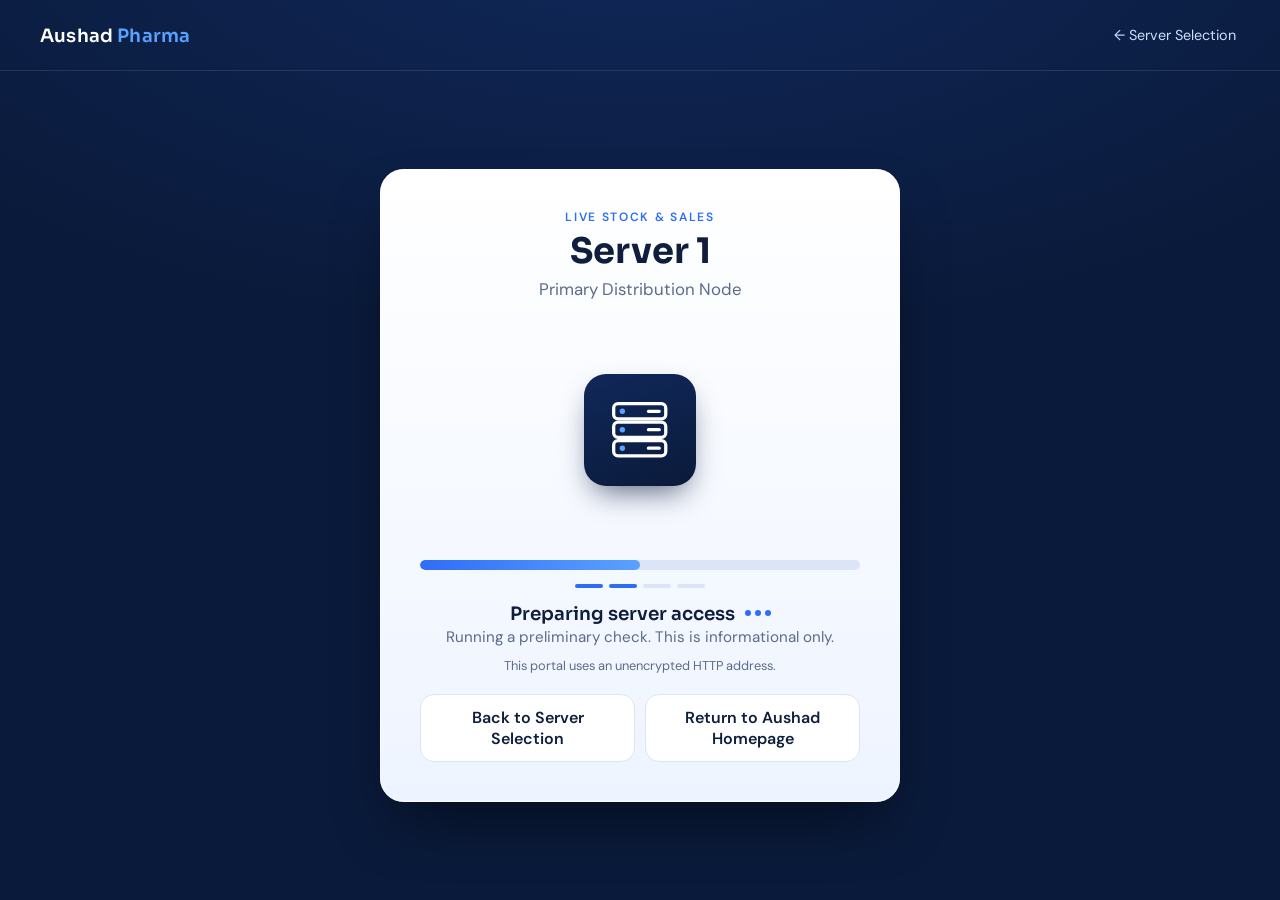
<file: docs/live-stock-sales/server1.html>
<!DOCTYPE html>
<html lang="en">
<head>
<meta charset="utf-8">
<meta name="viewport" content="width=device-width, initial-scale=1">
<title>Server 1 | Live Stock &amp; Sales | Aushad Pharma Distributors</title>
<meta name="robots" content="noindex">
<meta name="theme-color" content="#0a1a3a">
<link rel="preconnect" href="https://fonts.googleapis.com">
<link rel="preconnect" href="https://fonts.gstatic.com" crossorigin>
<link href="https://fonts.googleapis.com/css2?family=DM+Sans:wght@400;500;600&family=Sora:wght@500;600;700&display=swap" rel="stylesheet">
<link rel="stylesheet" href="css/server-connection.css">
</head>
<body>
<header class="sc-header">
  <a class="sc-brand" href="../index.html" aria-label="Aushad Pharma Distributors home">Aushad<span> Pharma</span></a>
  <a class="sc-top-link" href="live_stock_sale.html">&larr; Server Selection</a>
</header>
<main>
  <section class="sc-card" data-server-id="server1" data-server-name="Server 1" data-server-url="http://122.166.44.185:8181/livestocksales/" aria-labelledby="sc-title">
    <p class="sc-eyebrow">Live Stock &amp; Sales</p>
    <h1 id="sc-title">Server 1</h1>
    <p class="sc-desc">Primary Distribution Node</p>
    <div class="sc-visual" aria-hidden="true">
      <span class="sc-ring"></span><span class="sc-ring"></span><span class="sc-ring"></span>
      <div class="sc-server"><svg viewBox="0 0 64 64" fill="none" stroke="#fff" stroke-width="3" stroke-linejoin="round"><rect x="8" y="8" width="48" height="14" rx="4"/><rect x="8" y="25" width="48" height="14" rx="4"/><rect x="8" y="42" width="48" height="14" rx="4"/><circle class="sc-led" cx="16" cy="15" r="2.5" fill="#5aa2ff" stroke="none"/><circle cx="16" cy="32" r="2.5" fill="#5aa2ff" stroke="none"/><circle cx="16" cy="49" r="2.5" fill="#5aa2ff" stroke="none"/><path d="M40 15h10M40 32h10M40 49h10" stroke-linecap="round"/></svg></div>
    </div>
    <div id="sc-progress" class="sc-progress" role="progressbar" aria-label="Connection preparation progress" aria-valuemin="0" aria-valuemax="100" aria-valuenow="0"><div id="sc-bar" class="sc-bar"></div></div>
    <ul class="sc-steps" aria-hidden="true"><li></li><li></li><li></li><li></li></ul>
    <p id="sc-stage" class="sc-stage" aria-live="polite">Initialising connection<span id="sc-dots" class="sc-dots" aria-hidden="true"><i></i><i></i><i></i></span></p>
    <p id="sc-status" class="sc-status" role="status">Please wait.</p>
    <p class="sc-note">This portal uses an unencrypted HTTP address.</p>
    <div id="sc-fail" class="sc-fail" hidden>
      <p id="sc-fail-msg"></p>
      <div class="sc-actions row">
        <button type="button" id="sc-retry" class="sc-btn primary">Retry Connection</button>
        <a class="sc-btn" href="http://122.166.44.185:8181/livestocksales/" rel="noopener">Open Server Directly</a>
      </div>
    </div>
    <noscript><p class="sc-status">JavaScript is off. <a href="http://122.166.44.185:8181/livestocksales/">Open Server 1 directly</a>.</p></noscript>
    <div class="sc-actions row">
      <a class="sc-btn" href="live_stock_sale.html">Back to Server Selection</a>
      <a class="sc-btn" href="../index.html">Return to Aushad Homepage</a>
    </div>
  </section>
</main>
<script src="js/server-connection.js"></script>
</body>
</html>
</file>
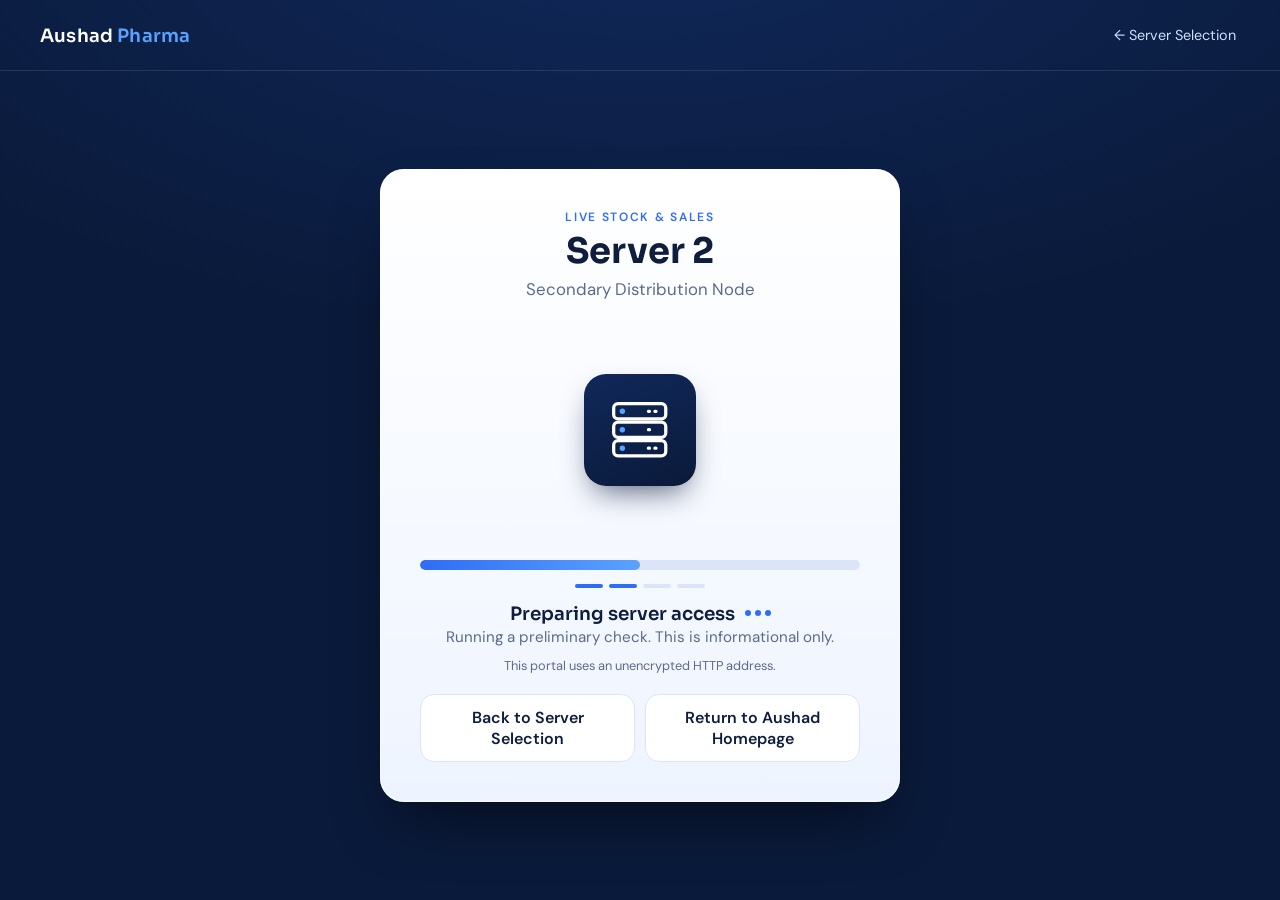
<file: docs/live-stock-sales/server2.html>
<!DOCTYPE html>
<html lang="en">
<head>
<meta charset="utf-8">
<meta name="viewport" content="width=device-width, initial-scale=1">
<title>Server 2 | Live Stock &amp; Sales | Aushad Pharma Distributors</title>
<meta name="robots" content="noindex">
<meta name="theme-color" content="#0a1a3a">
<link rel="preconnect" href="https://fonts.googleapis.com">
<link rel="preconnect" href="https://fonts.gstatic.com" crossorigin>
<link href="https://fonts.googleapis.com/css2?family=DM+Sans:wght@400;500;600&family=Sora:wght@500;600;700&display=swap" rel="stylesheet">
<link rel="stylesheet" href="css/server-connection.css">
</head>
<body>
<header class="sc-header">
  <a class="sc-brand" href="../index.html" aria-label="Aushad Pharma Distributors home">Aushad<span> Pharma</span></a>
  <a class="sc-top-link" href="live_stock_sale.html">&larr; Server Selection</a>
</header>
<main>
  <section class="sc-card" data-server-id="server2" data-server-name="Server 2" data-server-url="http://103.21.235.90:8181/livestocksales/" aria-labelledby="sc-title">
    <p class="sc-eyebrow">Live Stock &amp; Sales</p>
    <h1 id="sc-title">Server 2</h1>
    <p class="sc-desc">Secondary Distribution Node</p>
    <div class="sc-visual" aria-hidden="true">
      <span class="sc-ring"></span><span class="sc-ring"></span><span class="sc-ring"></span>
      <div class="sc-server"><svg viewBox="0 0 64 64" fill="none" stroke="#fff" stroke-width="3" stroke-linejoin="round"><rect x="8" y="8" width="48" height="14" rx="4"/><rect x="8" y="25" width="48" height="14" rx="4"/><rect x="8" y="42" width="48" height="14" rx="4"/><circle class="sc-led" cx="16" cy="15" r="2.5" fill="#5aa2ff" stroke="none"/><circle cx="16" cy="32" r="2.5" fill="#5aa2ff" stroke="none"/><circle cx="16" cy="49" r="2.5" fill="#5aa2ff" stroke="none"/><path d="M40 15h10M40 32h6M40 49h10" stroke-linecap="round" stroke-dasharray="1 5"/></svg></div>
    </div>
    <div id="sc-progress" class="sc-progress" role="progressbar" aria-label="Connection preparation progress" aria-valuemin="0" aria-valuemax="100" aria-valuenow="0"><div id="sc-bar" class="sc-bar"></div></div>
    <ul class="sc-steps" aria-hidden="true"><li></li><li></li><li></li><li></li></ul>
    <p id="sc-stage" class="sc-stage" aria-live="polite">Initialising connection<span id="sc-dots" class="sc-dots" aria-hidden="true"><i></i><i></i><i></i></span></p>
    <p id="sc-status" class="sc-status" role="status">Please wait.</p>
    <p class="sc-note">This portal uses an unencrypted HTTP address.</p>
    <div id="sc-fail" class="sc-fail" hidden>
      <p id="sc-fail-msg"></p>
      <div class="sc-actions row">
        <button type="button" id="sc-retry" class="sc-btn primary">Retry Connection</button>
        <a class="sc-btn" href="http://103.21.235.90:8181/livestocksales/" rel="noopener">Open Server Directly</a>
      </div>
    </div>
    <noscript><p class="sc-status">JavaScript is off. <a href="http://103.21.235.90:8181/livestocksales/">Open Server 2 directly</a>.</p></noscript>
    <div class="sc-actions row">
      <a class="sc-btn" href="live_stock_sale.html">Back to Server Selection</a>
      <a class="sc-btn" href="../index.html">Return to Aushad Homepage</a>
    </div>
  </section>
</main>
<script src="js/server-connection.js"></script>
</body>
</html>
</file>
<file: docs/live-stock-sales/css/server-connection.css>
:root{--navy:#0a1a3a;--navy2:#10285a;--blue:#2f6df6;--blue2:#5aa2ff;--soft:#eef4ff;--ink:#0f1e3d;--muted:#5b6b8c;--line:#dbe5f7;--warn:#b45309;
--fh:'Sora',system-ui,sans-serif;--fb:'DM Sans',system-ui,sans-serif}
*,*::before,*::after{box-sizing:border-box}
html{-webkit-text-size-adjust:100%}
body{margin:0;min-height:100vh;min-height:100dvh;display:flex;flex-direction:column;font-family:var(--fb);color:var(--ink);
background:radial-gradient(120% 80% at 50% -10%,var(--navy2),var(--navy) 60%);overflow-x:hidden}
.sc-header{padding:16px clamp(16px,4vw,40px);display:flex;align-items:center;justify-content:space-between;gap:12px;flex-wrap:wrap;border-bottom:1px solid rgba(255,255,255,.1)}
.sc-brand{font-family:var(--fh);font-weight:600;color:#fff;text-decoration:none;font-size:clamp(1rem,3.5vw,1.15rem);letter-spacing:.01em}
.sc-brand span{color:var(--blue2)}
.sc-top-link{color:#cfe0ff;font-size:.9rem;text-decoration:none;padding:10px 4px}
.sc-top-link:hover{color:#fff}
main{flex:1;display:grid;place-items:center;padding:clamp(16px,4vw,48px) clamp(12px,4vw,32px)}
.sc-card{width:100%;max-width:520px;background:linear-gradient(180deg,#fff,var(--soft));border-radius:24px;padding:clamp(20px,5vw,40px);
box-shadow:0 30px 60px -20px rgba(0,0,0,.55),0 0 0 1px rgba(255,255,255,.6) inset;text-align:center}
.sc-eyebrow{font-size:.75rem;letter-spacing:.14em;text-transform:uppercase;color:var(--blue);font-weight:600;margin:0 0 6px}
h1{font-family:var(--fh);font-size:clamp(1.6rem,6vw,2.2rem);margin:0;line-height:1.15}
.sc-desc{margin:6px 0 0;color:var(--muted);font-size:clamp(.95rem,3.2vw,1.05rem)}
.sc-visual{position:relative;width:min(200px,55vw);aspect-ratio:1;margin:clamp(18px,4vw,30px) auto}
.sc-ring{position:absolute;inset:0;border-radius:50%;border:2px solid var(--blue);opacity:0;animation:ring 3s ease-out infinite}
.sc-ring:nth-child(2){animation-delay:1s}.sc-ring:nth-child(3){animation-delay:2s}
@keyframes ring{0%{transform:scale(.45);opacity:.5}100%{transform:scale(1);opacity:0}}
.sc-server{position:absolute;inset:22%;background:linear-gradient(160deg,var(--navy2),var(--navy));border-radius:22px;display:grid;place-items:center;box-shadow:0 14px 30px -10px rgba(10,26,58,.7)}
.sc-server svg{width:62%;height:auto}
.sc-led{animation:blink 1.6s steps(2,jump-none) infinite}
@keyframes blink{50%{opacity:.25}}
.sc-progress{height:10px;border-radius:99px;background:var(--line);overflow:hidden}
.sc-bar{height:100%;width:0;border-radius:inherit;background:linear-gradient(90deg,var(--blue),var(--blue2));transition:width .6s ease}
.sc-stage{margin:14px 0 2px;font-family:var(--fh);font-weight:600;font-size:clamp(1rem,3.8vw,1.15rem);display:flex;justify-content:center;align-items:center;gap:10px}
.sc-dots{display:inline-flex;gap:4px}.sc-dots i{width:6px;height:6px;border-radius:50%;background:var(--blue);animation:dot 1.2s infinite}
.sc-dots i:nth-child(2){animation-delay:.2s}.sc-dots i:nth-child(3){animation-delay:.4s}
@keyframes dot{0%,80%,100%{opacity:.25}40%{opacity:1}}
.sc-status{margin:0;color:var(--muted);font-size:.95rem;overflow-wrap:anywhere}
.sc-note{margin:10px 0 0;color:var(--muted);font-size:.8rem}
.sc-steps{list-style:none;display:flex;justify-content:center;gap:6px;padding:0;margin:14px 0 0}
.sc-steps li{width:28px;height:4px;border-radius:4px;background:var(--line);transition:background .4s}
.sc-steps li.on{background:var(--blue)}
.sc-fail{margin-top:20px;padding:16px;border:1px solid #f3d9b0;background:#fff8ec;border-radius:16px;text-align:left}
.sc-fail p{margin:0 0 12px;color:var(--warn);font-size:.95rem}
.sc-actions{display:grid;gap:10px;margin-top:20px}
.sc-fail .sc-actions{margin-top:0}
.sc-btn{display:flex;align-items:center;justify-content:center;min-height:48px;padding:12px 18px;border-radius:14px;font:600 1rem var(--fb);text-decoration:none;cursor:pointer;border:1px solid var(--line);background:#fff;color:var(--ink);text-align:center;transition:transform .15s,box-shadow .15s}
.sc-btn:hover{box-shadow:0 6px 16px -8px rgba(10,26,58,.4);transform:translateY(-1px)}
.sc-btn.primary{background:linear-gradient(135deg,var(--blue),#1d4fd8);color:#fff;border-color:transparent}
.sc-btn:focus-visible,.sc-top-link:focus-visible,.sc-brand:focus-visible{outline:3px solid var(--blue2);outline-offset:2px}
[hidden]{display:none!important}
.sc-sr{position:absolute;width:1px;height:1px;overflow:hidden;clip:rect(0 0 0 0);white-space:nowrap}
@media(min-width:600px){.sc-actions.row{grid-template-columns:1fr 1fr}}
@media(prefers-reduced-motion:reduce){*,*::before,*::after{animation:none!important;transition:none!important}.sc-ring{opacity:.2;transform:scale(.8)}.sc-ring:nth-child(n+2){display:none}}
</file>
